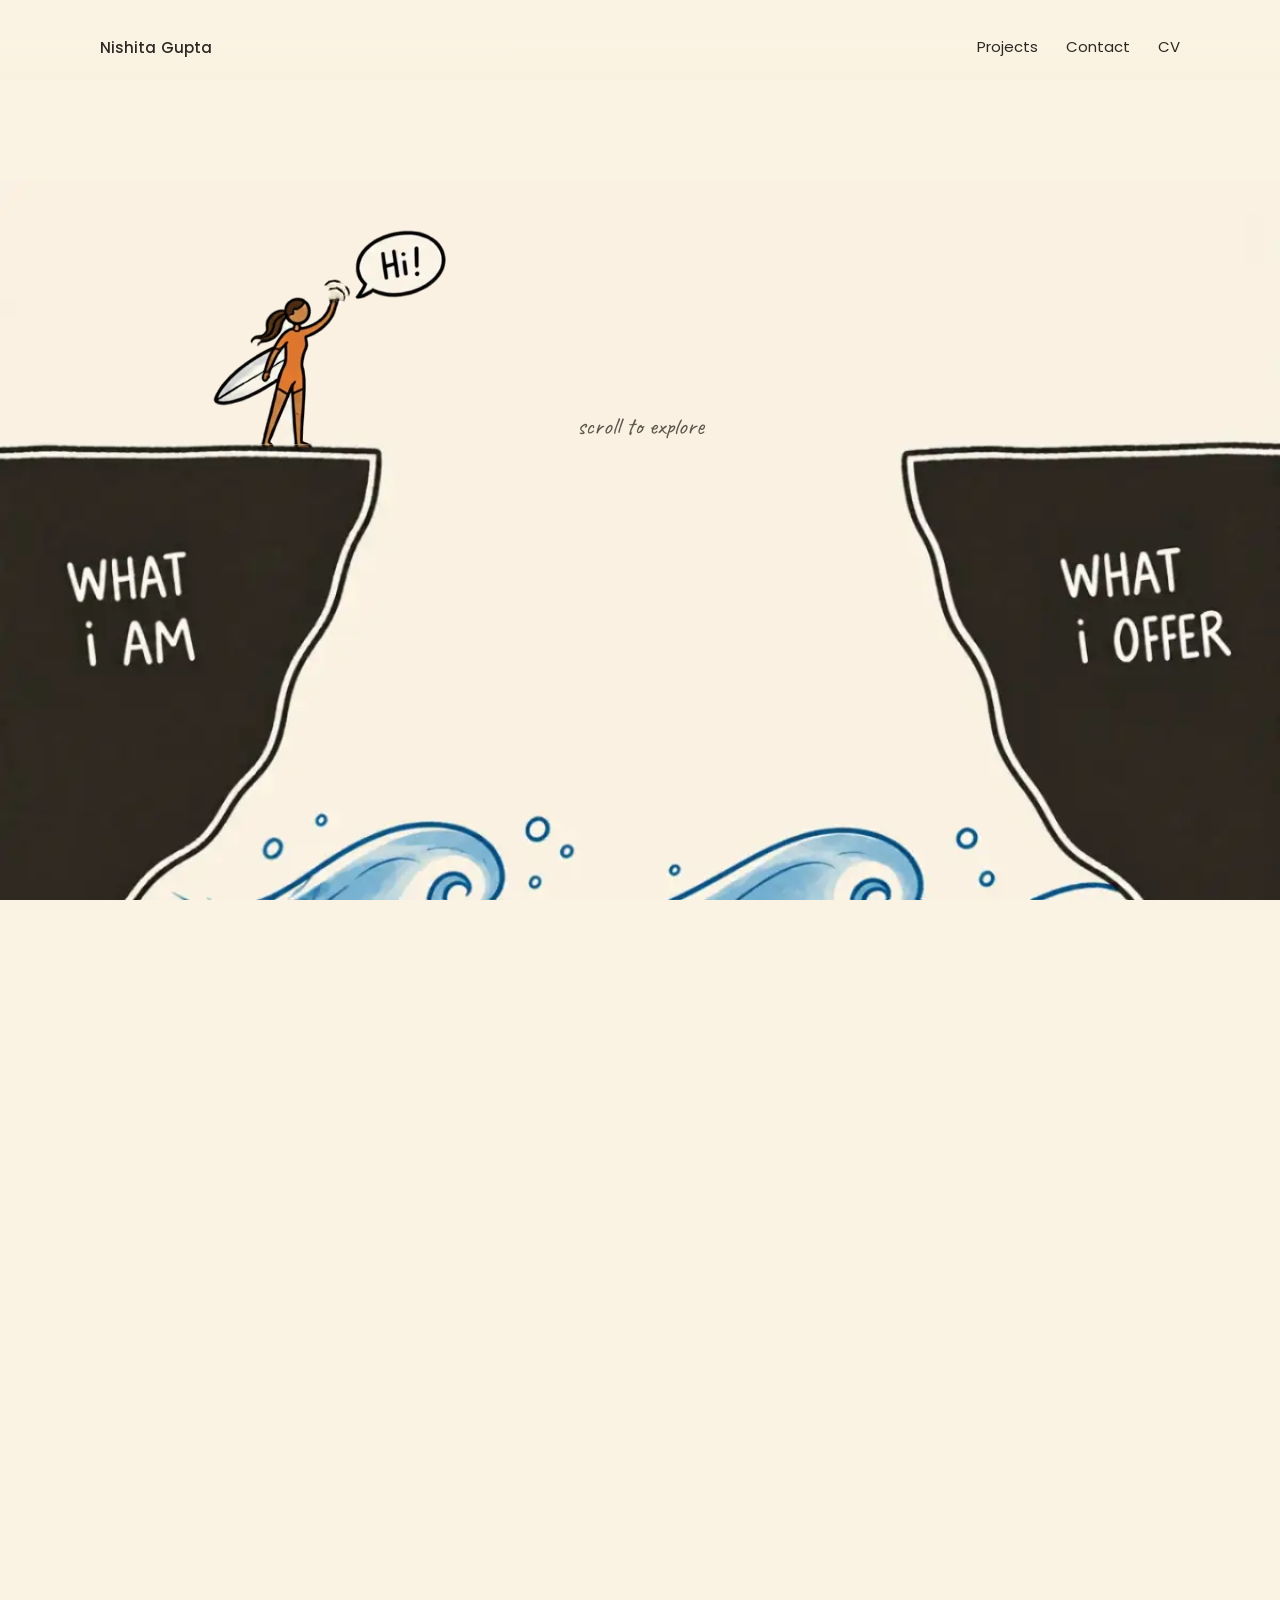
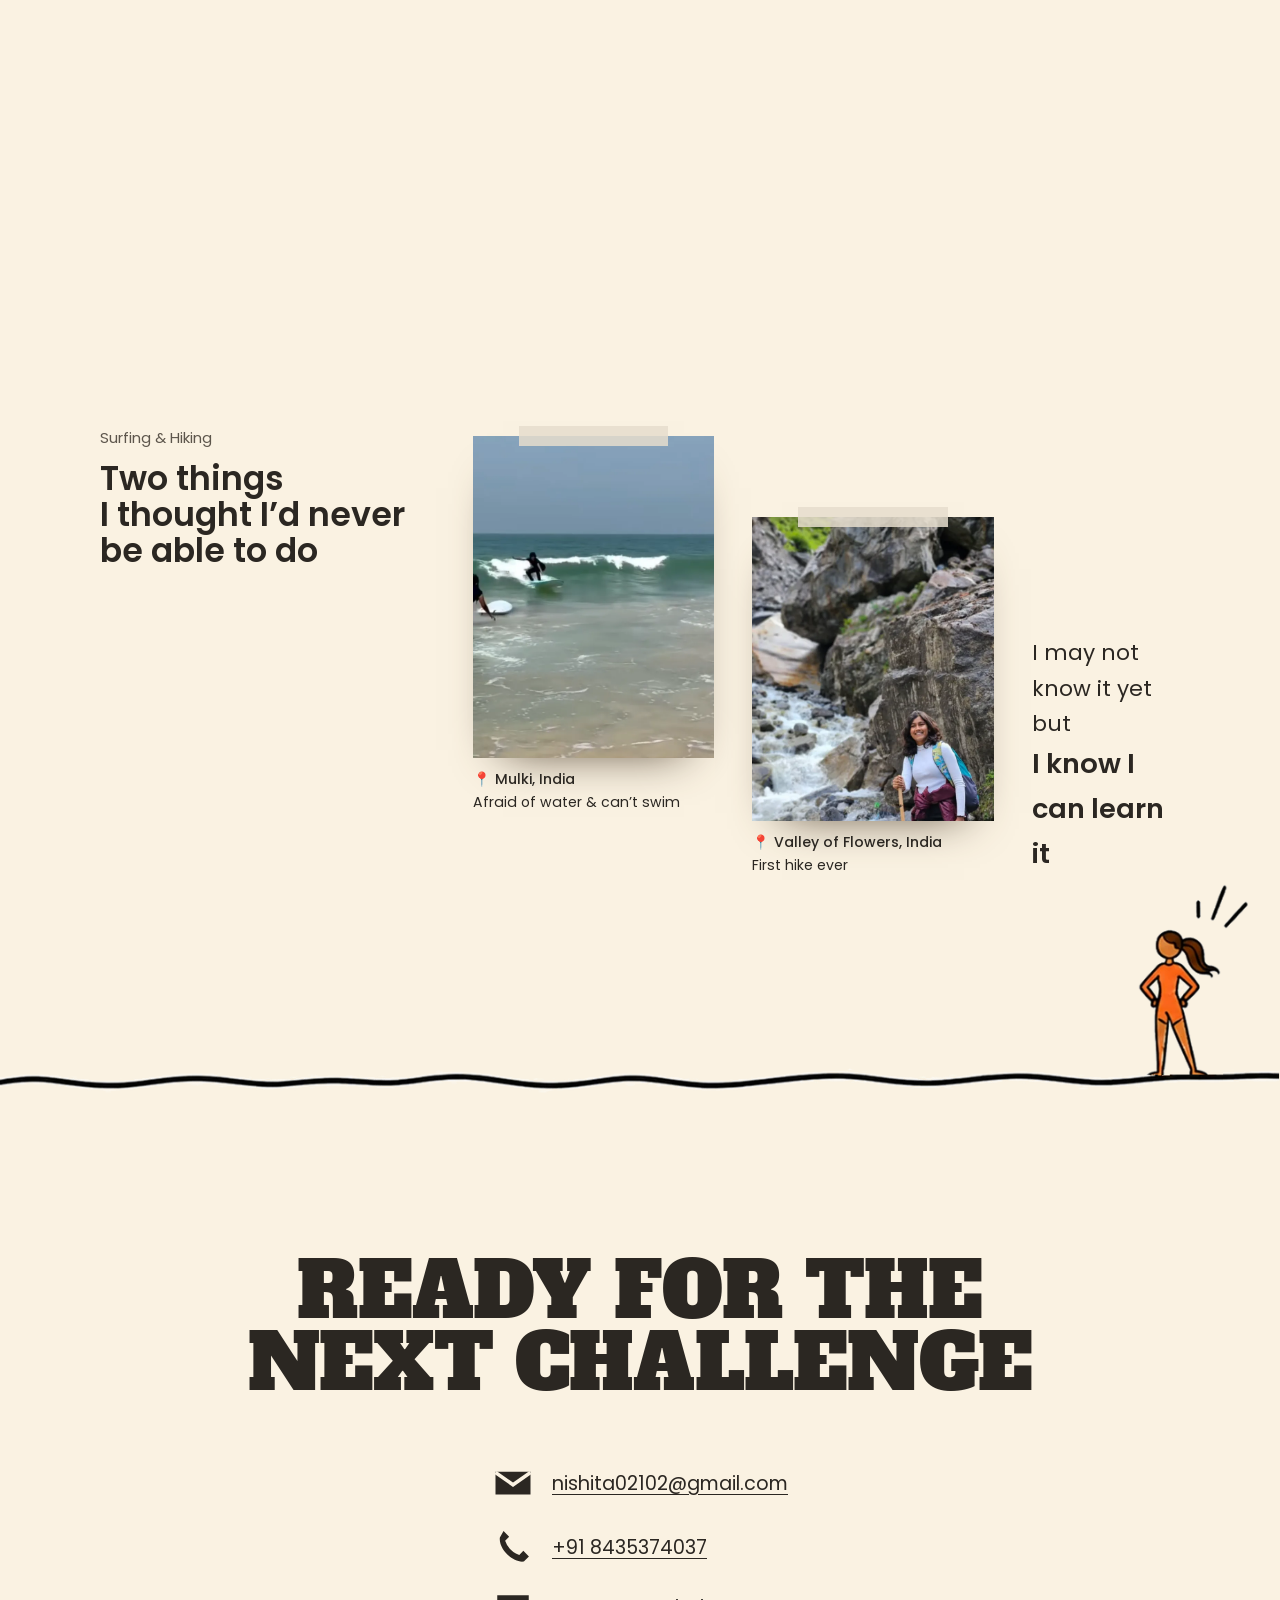
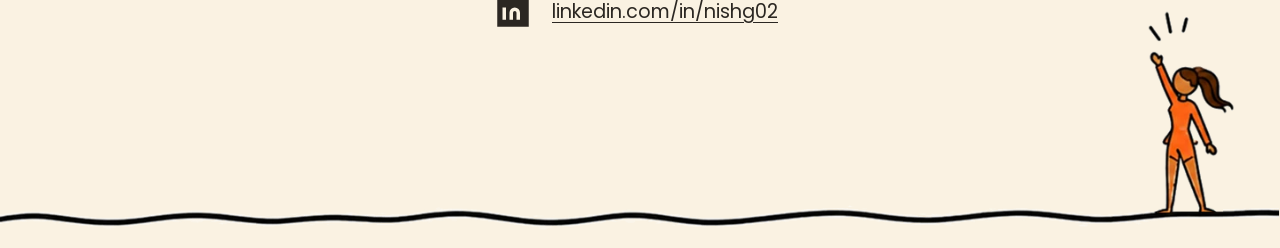
<file: site/index.html>
<!doctype html>
<html lang="en">
<head>
<meta charset="utf-8">
<meta name="viewport" content="width=device-width, initial-scale=1">
<title>Nishita Gupta — Service, UI UX &amp; Product Designer</title>
<meta name="description" content="Portfolio of Nishita Gupta — service design, UI UX design and product design across agri-tech, healthcare, aviation and tourism.">
<link rel="icon" href="data:image/svg+xml,<svg xmlns='http://www.w3.org/2000/svg' viewBox='0 0 100 100'><text y='.9em' font-size='90'>🏄</text></svg>">
<link rel="preconnect" href="https://fonts.googleapis.com">
<link rel="preconnect" href="https://fonts.gstatic.com" crossorigin>
<link href="https://fonts.googleapis.com/css2?family=Alfa+Slab+One&family=Caveat:wght@600&family=Poppins:wght@300;400;500;600&display=swap" rel="stylesheet">
<link rel="stylesheet" href="style.css">
</head>
<body>
<div class="cursor" id="cursor" aria-hidden="true"></div>

<header class="nav">
  <a class="nav-name" href="#top">Nishita Gupta</a>
  <nav>
    <a href="#projects-list">Projects</a>
    <a href="#contact">Contact</a>
    <a href="cv.html">CV</a>
  </nav>
</header>

<main id="top">

  <!-- One take, start to finish: the cliff, the dive, the ride, the climb.
       Scroll scrubs the film; every caption is laid over it. -->
  <section id="story" aria-label="Introduction">
    <!-- "Projects" lands here: main.js parks it at the point in the scroll
         where she is riding the waves and the first project is up. -->
    <div id="projects-list" class="anchor" aria-hidden="true"></div>
    <div class="stage">
      <canvas id="film" width="1200" height="675" role="img"
              aria-label="A surfer waves from a cliff marked What I am, across the water from a second cliff marked What I offer"></canvas>
      <img class="hero-figure" id="heroFigure" src="assets/hero-figure.webp"
           alt="" width="250" height="220" aria-hidden="true">
      <button class="hero-poke" id="heroPoke" type="button" aria-label="Say hello to the surfer"></button>
      <!-- Hovering a cliff rewrites its chalk label as a list, as storyboard
           frames 1a and 1b do. Each image is that patch of frame 1, relettered. -->
      <button class="cliff-list" id="cliffAm" type="button"
              aria-label="What I am: designer, traveller, painter, adventurer">
        <img src="assets/cliff-am.webp" alt="" width="198" height="214">
      </button>
      <button class="cliff-list" id="cliffOffer" type="button"
              aria-label="What I offer: service design, UI UX design, product design">
        <img src="assets/cliff-offer.webp" alt="" width="222" height="156">
      </button>
      <p class="film-loading" id="filmLoading">Waxing the board…</p>

      <div class="acts">

        <div class="act act-hero" data-act="hero">
          <span class="hint">scroll to explore</span>
        </div>

        <div class="act act-projects" data-act="projects">
          <h2 class="act-title"><span>Surfing the wave of</span><b>Design</b></h2>
          <ol class="cards" id="cards">
            <li class="card">
              <div class="card-text">
                <h3>Gas station</h3>
                <p class="meta">Service design | Rebranding</p>
                <p class="meta">2024</p>
                <a class="btn" href="gas-station.html">View project</a>
              </div>
              <img src="assets/p-gas.webp" alt="Rebranded Indraprastha Gas filling station with a covered waiting area" loading="lazy" decoding="async" width="1200" height="675">
            </li>
            <li class="card">
              <div class="card-text">
                <h3>Aviation</h3>
                <p class="meta">Experience design | Space design</p>
                <p class="meta">2024</p>
                <a class="btn" href="aviation.html">View project</a>
              </div>
              <img src="assets/p-aviation.webp" alt="An Air India aircraft above the clouds at sunset" loading="lazy" decoding="async" width="1200" height="675">
            </li>
            <li class="card">
              <div class="card-text">
                <h3>Healthcare</h3>
                <p class="meta">Space design | System design</p>
                <p class="meta">2025</p>
                <a class="btn" href="healthcare.html">View project</a>
              </div>
              <img src="assets/p-healthcare.webp" alt="A hospital waiting room before and after redesign, with planting and daylight" loading="lazy" decoding="async" width="1200" height="675">
            </li>
            <li class="card">
              <div class="card-text">
                <h3>Agri-Tech</h3>
                <p class="meta">Service design | UI UX design</p>
                <p class="meta">2026</p>
                <a class="btn" href="agri-tech.html">View project</a>
              </div>
              <img src="assets/p-agritech.webp" alt="Gardening starter kit with seed packets and a printed grow guide" loading="lazy" decoding="async" width="1200" height="918">
            </li>
            <li class="card">
              <div class="card-text">
                <h3>Retrofit</h3>
                <p class="meta">Service design</p>
                <p class="meta">2026</p>
                <a class="btn" href="retrofit.html">View project</a>
              </div>
              <img src="assets/p-retrofit.webp" alt="A curved terrace of Victorian sandstone tenements" loading="lazy" decoding="async" width="1200" height="675">
            </li>
            <li class="card">
              <div class="card-text">
                <h3>Tourism</h3>
                <p class="meta">System design | UI design</p>
                <p class="meta">2023</p>
                <a class="btn" href="tourism.html">View project</a>
              </div>
              <img src="assets/p-tourism.webp" alt="Visitors riding elephants up the ramp to Amber Fort" loading="lazy" decoding="async" width="1200" height="675">
            </li>
          </ol>
        </div>

        <div class="act act-skills" data-act="skills">
          <h2 class="act-title"><span>Hiking the mountain of</span><b>Skills</b></h2>
          <ol class="timeline" id="timeline">
            <li><span class="yr">2026</span><span class="what"><b>MSc. International Management &amp; Design Innovation</b></span></li>
            <li><span class="yr">2023–25</span><span class="what"><b>Service Designer</b><i>Tata Elxsi Limited</i></span></li>
            <li><span class="yr">2023</span><span class="what"><b>UX Designer</b><i>Tata Elxsi Limited</i></span></li>
            <li><span class="yr">2022</span><span class="what"><b>Introduction to System Design</b><i>B.des Product Design</i></span></li>
            <li><span class="yr">2022</span><span class="what"><b>UI UX Designer</b><i>Super Human Race</i></span></li>
            <li><span class="yr">2022</span><span class="what"><b>UI UX Design Certificate</b><i>Google UI UX Design</i></span></li>
            <li><span class="yr">2021</span><span class="what"><b>Furniture Designer</b><i>Hettich Group</i></span></li>
            <li><span class="yr">2019</span><span class="what"><b>Introduction to Design</b><i>B.des Product Design</i></span></li>
          </ol>
        </div>

        <div class="act act-services" data-act="services">
          <ul class="services" id="services">
            <li>Service Design</li>
            <li>UI UX Design</li>
            <li>Strategic Design</li>
            <li>Design Consultancy</li>
          </ul>
        </div>

      </div>
    </div>
  </section>

  <section id="personal" aria-label="Outside work">
    <div class="personal-grid">
      <div class="personal-intro reveal">
        <p class="kicker">Surfing &amp; Hiking</p>
        <h2>Two things<br>I thought I’d never<br>be able to do</h2>
      </div>
      <figure class="polaroid reveal" style="--tilt:-2deg">
        <img src="assets/photo-surf.webp" alt="Learning to surf in the shallows at Mulki" loading="lazy" decoding="async" width="435" height="580">
        <figcaption><span class="pin">Mulki, India</span>Afraid of water &amp; can’t swim</figcaption>
      </figure>
      <figure class="polaroid polaroid-low reveal" style="--tilt:1.5deg">
        <img src="assets/photo-hike.webp" alt="Standing beside a rocky stream on a first hike in the Valley of Flowers" loading="lazy" decoding="async" width="642" height="807">
        <figcaption><span class="pin">Valley of Flowers, India</span>First hike ever</figcaption>
      </figure>
      <p class="personal-outro reveal">I may not know it yet but<br><b>I know I can learn it</b></p>
    </div>
    <img class="hips" src="assets/pose-hips.webp" alt="" width="156" height="225" aria-hidden="true">
    <img class="squiggle" src="assets/squiggle.webp" alt="" width="1440" height="54" aria-hidden="true">
  </section>

  <section id="contact" aria-label="Contact">
    <h2 class="display center">Ready for the<br>next challenge</h2>
    <ul class="contact">
      <li><svg viewBox="0 0 24 24" aria-hidden="true"><path d="M2 5.5h20v13H2z"/><path d="M2 6l10 7 10-7" class="stroke"/></svg>
        <a href="mailto:nishita02102@gmail.com">nishita02102@gmail.com</a></li>
      <li><svg viewBox="0 0 24 24" aria-hidden="true"><path d="M6.6 2.9l3.2 3.2-2.3 2.3a13 13 0 008.1 8.1l2.3-2.3 3.2 3.2-2.9 2.9c-6.3.9-14.6-7.4-13.7-13.7z"/></svg>
        <a href="tel:+918435374037">+91 8435374037</a></li>
      <li><svg viewBox="0 0 24 24" aria-hidden="true"><path d="M3 3h18v18H3z"/><path d="M7 10v7M7 7v.01M11 17v-4a2 2 0 014 0v4" class="knock"/></svg>
        <a href="https://www.linkedin.com/in/nishg02/" target="_blank" rel="noopener">linkedin.com/in/nishg02</a></li>
    </ul>
    <img class="pointer" src="assets/pose-point.webp" alt="" width="138" height="239" aria-hidden="true">
    <img class="squiggle" src="assets/squiggle.webp" alt="" width="1440" height="54" aria-hidden="true">
  </section>

</main>
<script src="main.js" type="module"></script>
</body>
</html>
</file>
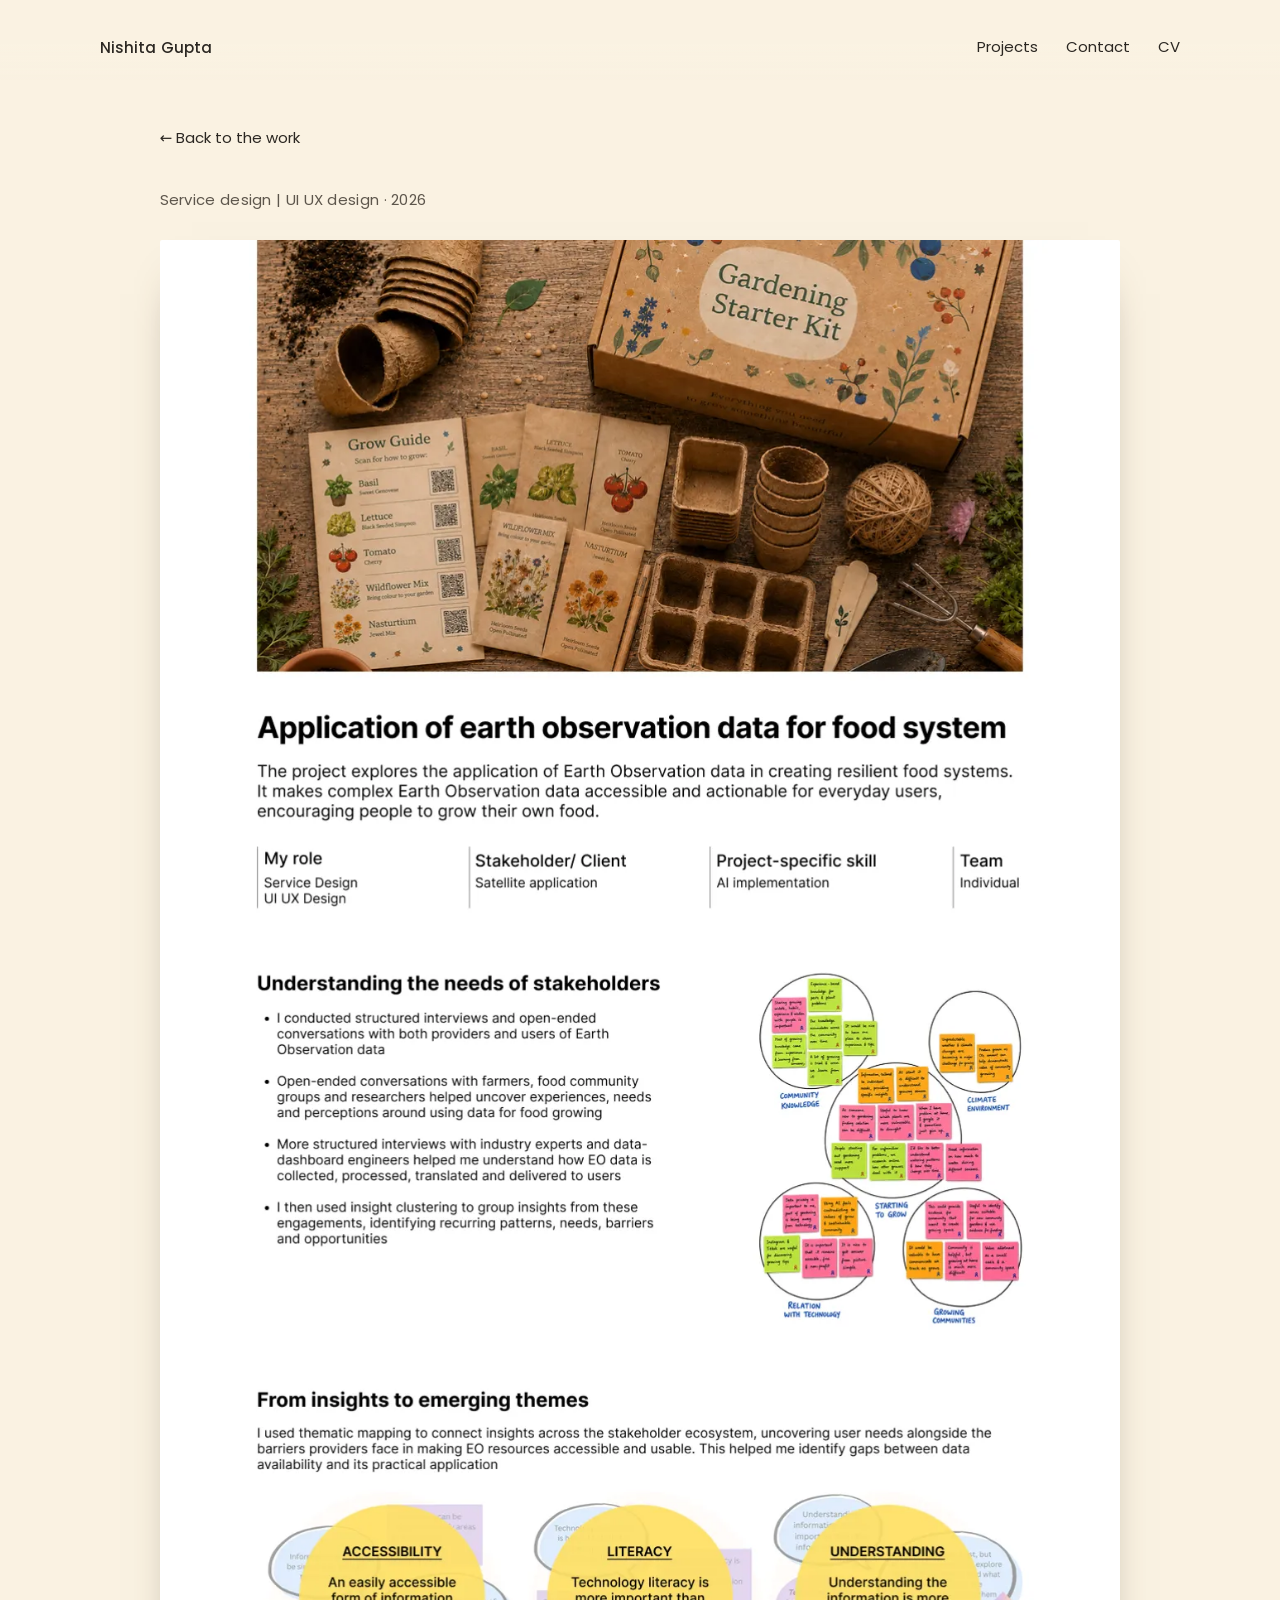
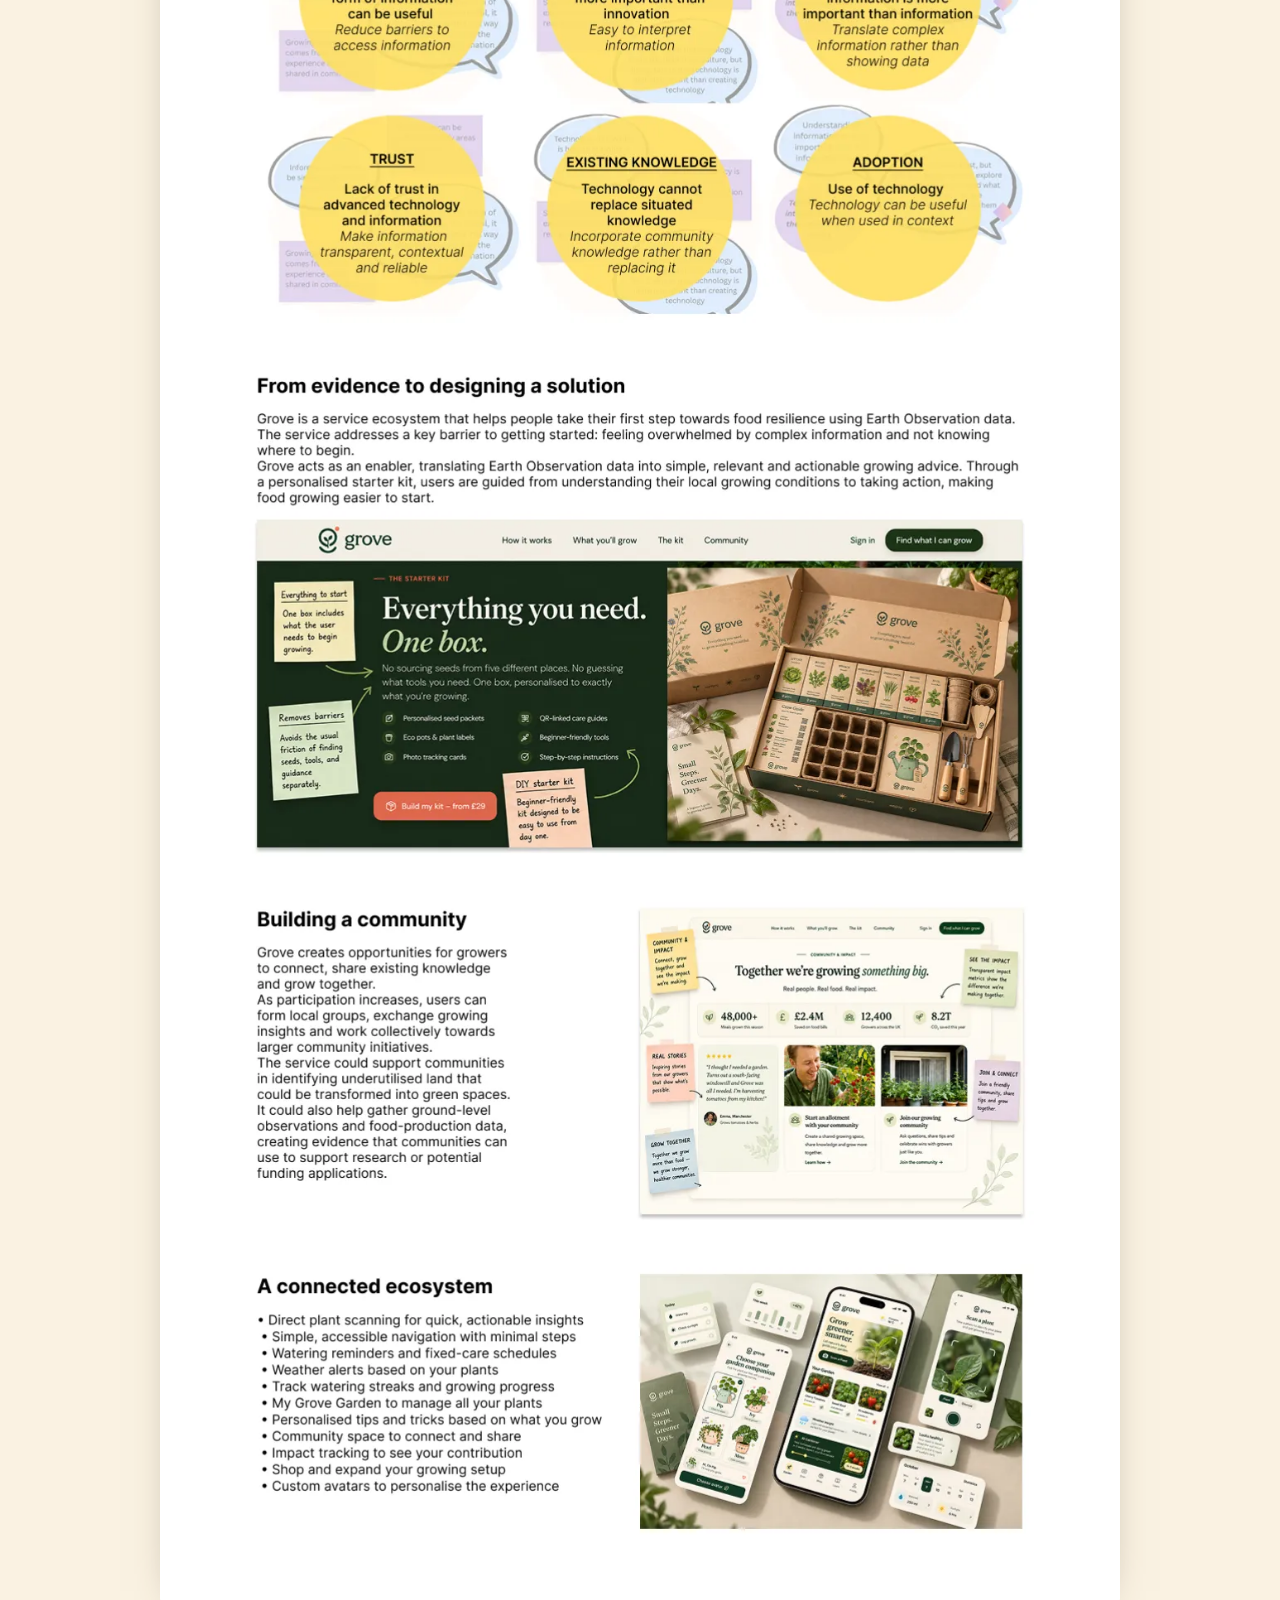
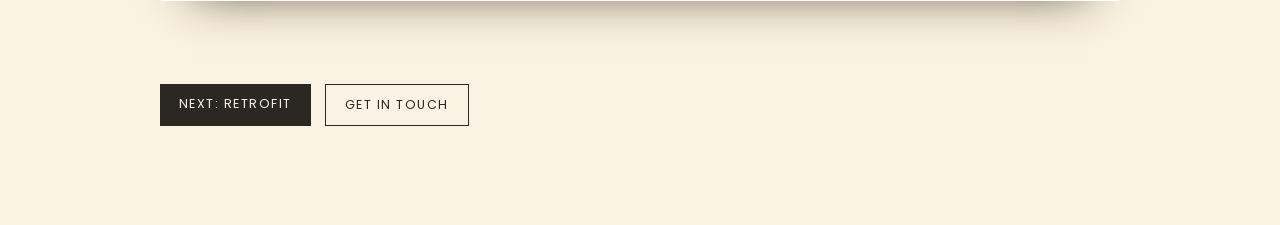
<file: site/agri-tech.html>
<!doctype html>
<html lang="en">
<head>
<meta charset="utf-8">
<meta name="viewport" content="width=device-width, initial-scale=1">
<title>Earth observation data for food systems — Nishita Gupta</title>
<meta name="description" content="Service design | UI UX design, 2026. Earth observation data for food systems.">
<link rel="icon" href="data:image/svg+xml,<svg xmlns='http://www.w3.org/2000/svg' viewBox='0 0 100 100'><text y='.9em' font-size='90'>🏄</text></svg>">
<link rel="preconnect" href="https://fonts.googleapis.com">
<link rel="preconnect" href="https://fonts.gstatic.com" crossorigin>
<link href="https://fonts.googleapis.com/css2?family=Alfa+Slab+One&family=Caveat:wght@600&family=Poppins:wght@300;400;500;600&display=swap" rel="stylesheet">
<link rel="stylesheet" href="style.css">
</head>
<body class="case">
<div class="cursor" id="cursor" aria-hidden="true"></div>

<header class="nav">
  <a class="nav-name" href="index.html">Nishita Gupta</a>
  <nav>
    <a href="index.html#projects-list">Projects</a>
    <a href="index.html#contact">Contact</a>
    <a href="cv.html">CV</a>
  </nav>
</header>

<main class="case-body">
  <a class="back" href="index.html#projects-list">Back to the work</a>

  <!-- The sheet carries the project's own title, so ours is for screen
       readers and search results only. -->
  <h1 class="sr-only">Earth observation data for food systems</h1>
  <p class="case-meta">Service design | UI UX design · 2026</p>

  <img class="case-sheet" src="cases/agri-tech.webp" alt="Case study: Grove, a service turning Earth Observation data into growing advice"
       width="1160" height="3575" decoding="async">

  <nav class="case-next">
    <a class="btn" href="retrofit.html">Next: Retrofit</a>
    <a class="btn btn-ghost" href="index.html#contact">Get in touch</a>
  </nav>
</main>
<script type="module" src="cursor.js"></script>
</body>
</html>
</file>
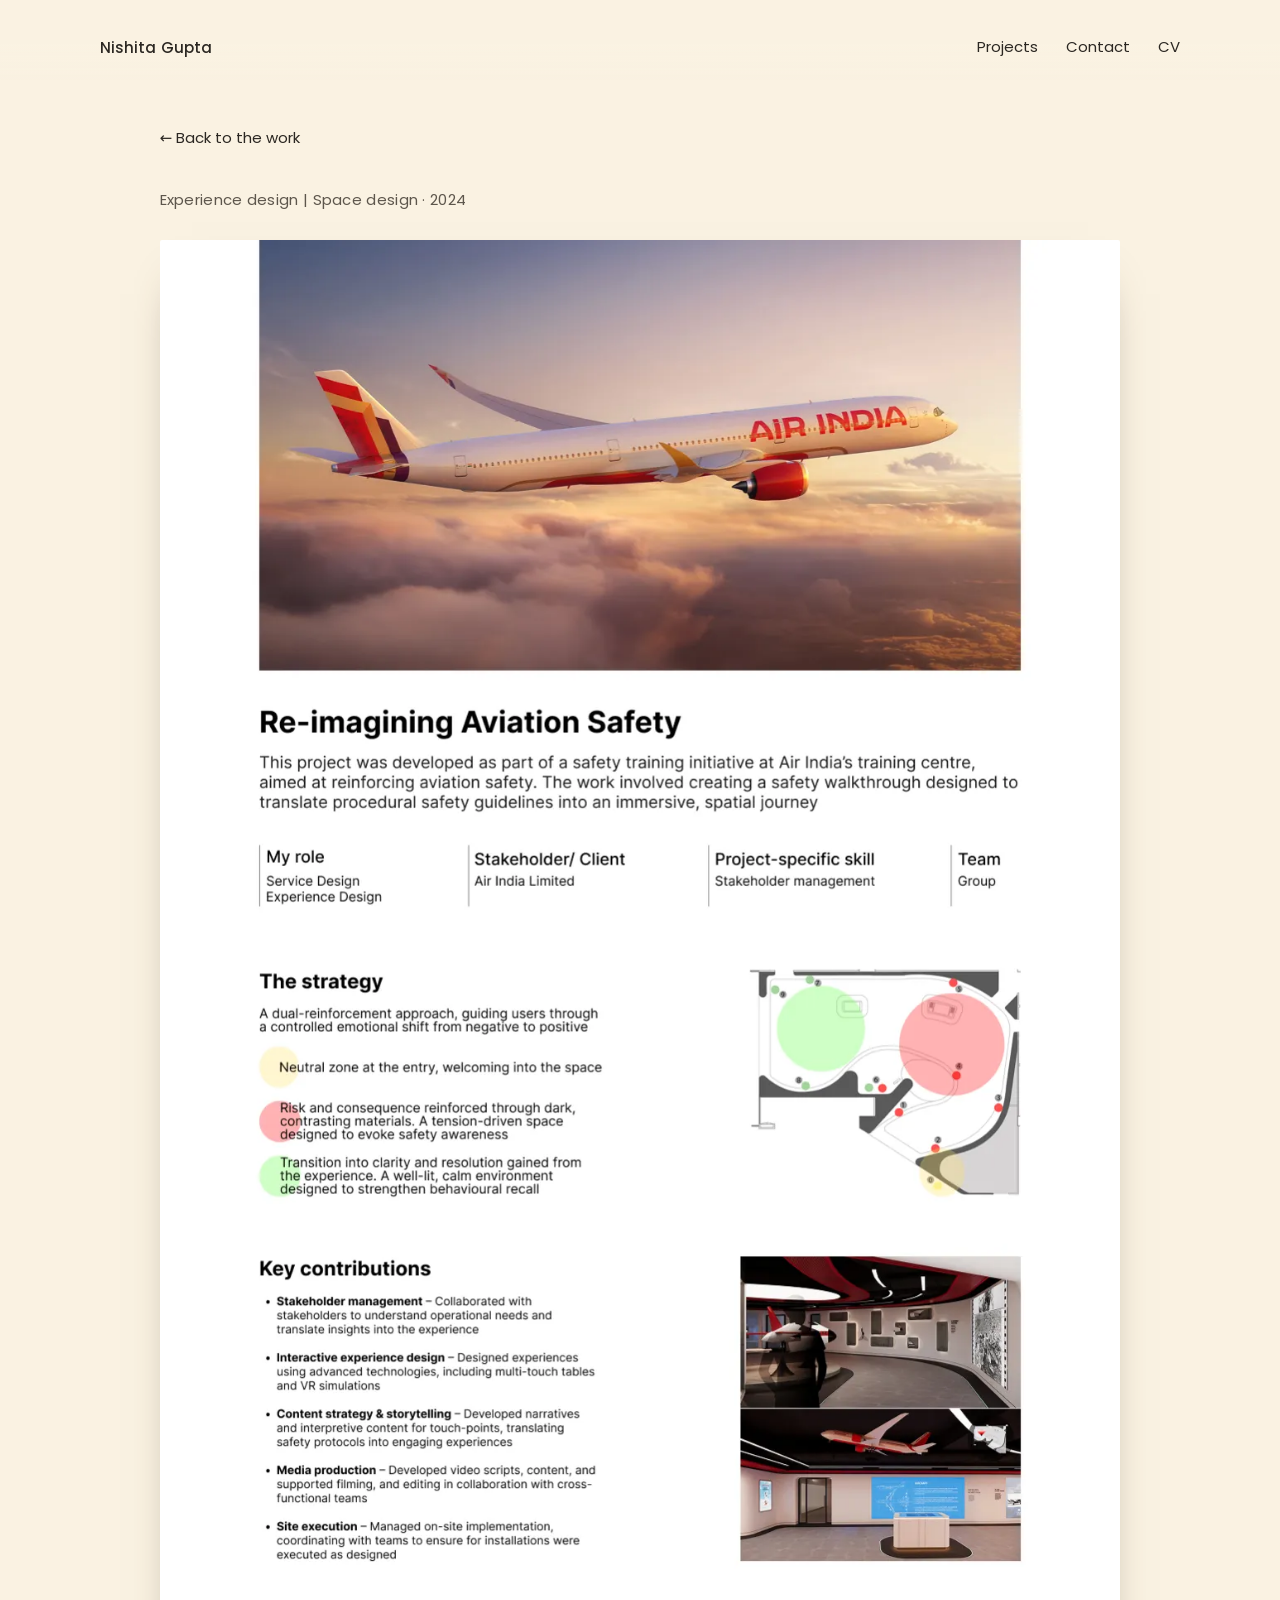
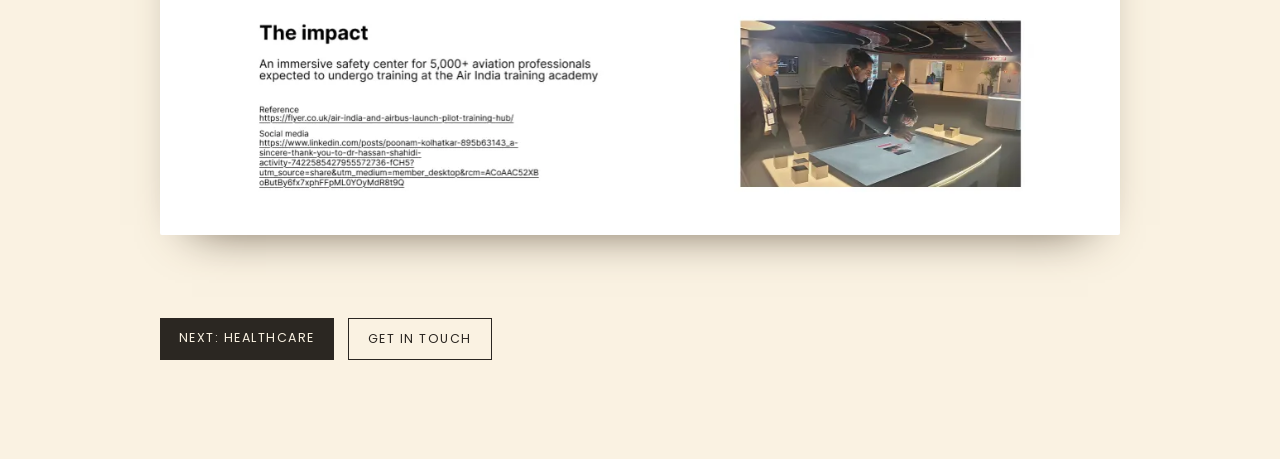
<file: site/aviation.html>
<!doctype html>
<html lang="en">
<head>
<meta charset="utf-8">
<meta name="viewport" content="width=device-width, initial-scale=1">
<title>Reimagining aviation safety — Nishita Gupta</title>
<meta name="description" content="Experience design | Space design, 2024. Reimagining aviation safety.">
<link rel="icon" href="data:image/svg+xml,<svg xmlns='http://www.w3.org/2000/svg' viewBox='0 0 100 100'><text y='.9em' font-size='90'>🏄</text></svg>">
<link rel="preconnect" href="https://fonts.googleapis.com">
<link rel="preconnect" href="https://fonts.gstatic.com" crossorigin>
<link href="https://fonts.googleapis.com/css2?family=Alfa+Slab+One&family=Caveat:wght@600&family=Poppins:wght@300;400;500;600&display=swap" rel="stylesheet">
<link rel="stylesheet" href="style.css">
</head>
<body class="case">
<div class="cursor" id="cursor" aria-hidden="true"></div>

<header class="nav">
  <a class="nav-name" href="index.html">Nishita Gupta</a>
  <nav>
    <a href="index.html#projects-list">Projects</a>
    <a href="index.html#contact">Contact</a>
    <a href="cv.html">CV</a>
  </nav>
</header>

<main class="case-body">
  <a class="back" href="index.html#projects-list">Back to the work</a>

  <!-- The sheet carries the project's own title, so ours is for screen
       readers and search results only. -->
  <h1 class="sr-only">Reimagining aviation safety</h1>
  <p class="case-meta">Experience design | Space design · 2024</p>

  <img class="case-sheet" src="cases/aviation.webp" alt="Case study: an immersive safety walkthrough for Air India&#x27;s training centre"
       width="1160" height="1926" decoding="async">

  <nav class="case-next">
    <a class="btn" href="healthcare.html">Next: Healthcare</a>
    <a class="btn btn-ghost" href="index.html#contact">Get in touch</a>
  </nav>
</main>
<script type="module" src="cursor.js"></script>
</body>
</html>
</file>
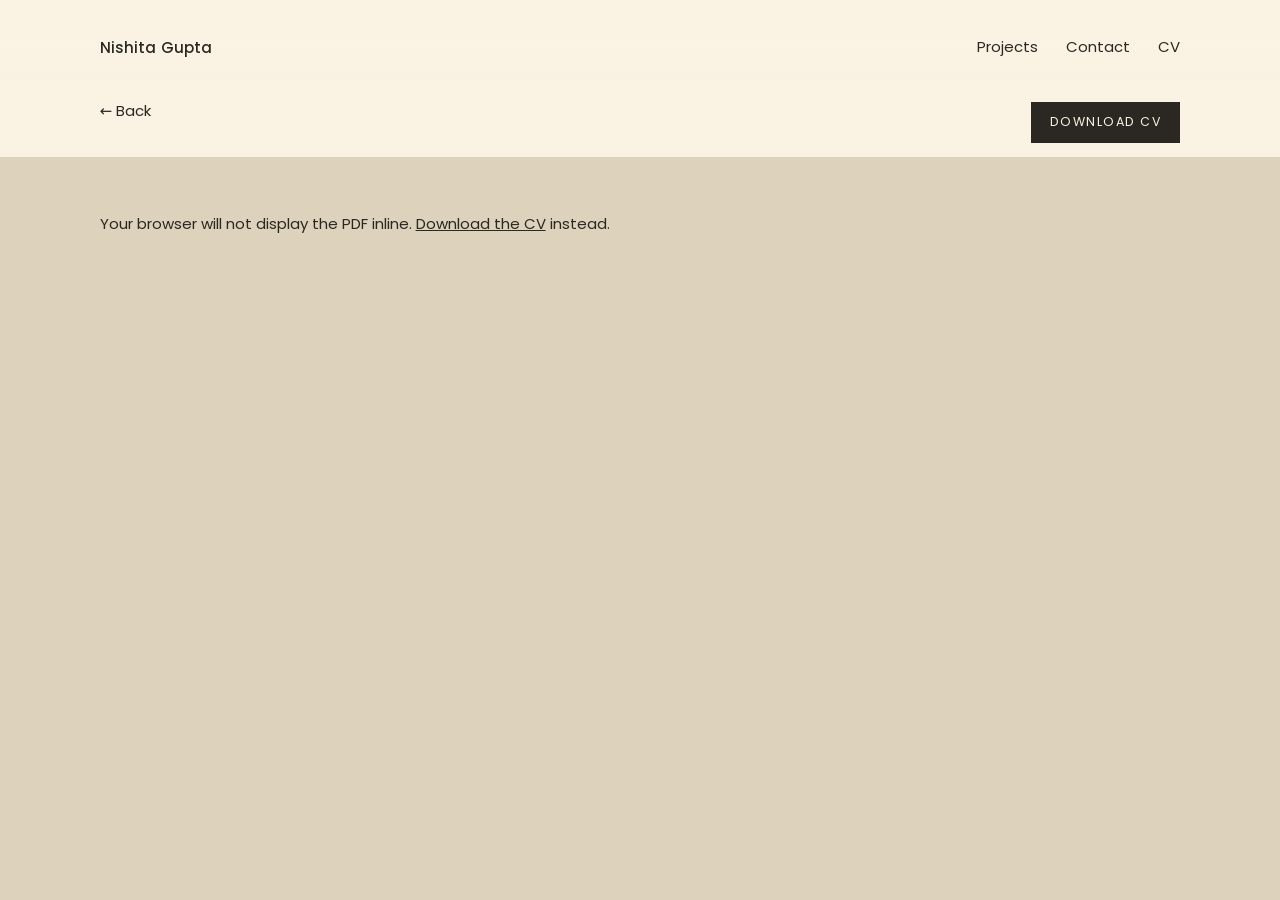
<file: site/cv.html>
<!doctype html>
<html lang="en">
<head>
<meta charset="utf-8">
<meta name="viewport" content="width=device-width, initial-scale=1">
<title>CV — Nishita Gupta</title>
<meta name="description" content="Curriculum vitae of Nishita Gupta, service and product designer.">
<link rel="icon" href="data:image/svg+xml,<svg xmlns='http://www.w3.org/2000/svg' viewBox='0 0 100 100'><text y='.9em' font-size='90'>🏄</text></svg>">
<link rel="preconnect" href="https://fonts.googleapis.com">
<link rel="preconnect" href="https://fonts.gstatic.com" crossorigin>
<link href="https://fonts.googleapis.com/css2?family=Alfa+Slab+One&family=Caveat:wght@600&family=Poppins:wght@300;400;500;600&display=swap" rel="stylesheet">
<link rel="stylesheet" href="style.css">
</head>
<body class="cv-page">
<div class="cursor" id="cursor" aria-hidden="true"></div>

<header class="nav">
  <a class="nav-name" href="index.html">Nishita Gupta</a>
  <nav>
    <a href="index.html#projects-list">Projects</a>
    <a href="index.html#contact">Contact</a>
    <a href="cv.html" aria-current="page">CV</a>
  </nav>
</header>

<main class="cv-main">
  <div class="cv-bar">
    <a class="back" href="index.html">Back</a>
    <a class="btn" href="cv/nishita-gupta-cv.pdf" download="Nishita-Gupta-CV.pdf">Download CV</a>
  </div>
  <!-- The PDF itself, so it stays sharp at any zoom and prints properly. -->
  <object class="cv-frame" data="cv/nishita-gupta-cv.pdf#view=FitH" type="application/pdf">
    <p class="cv-fallback">
      Your browser will not display the PDF inline.
      <a href="cv/nishita-gupta-cv.pdf" download="Nishita-Gupta-CV.pdf">Download the CV</a> instead.
    </p>
  </object>
</main>
<script type="module" src="cursor.js"></script>
</body>
</html>
</file>
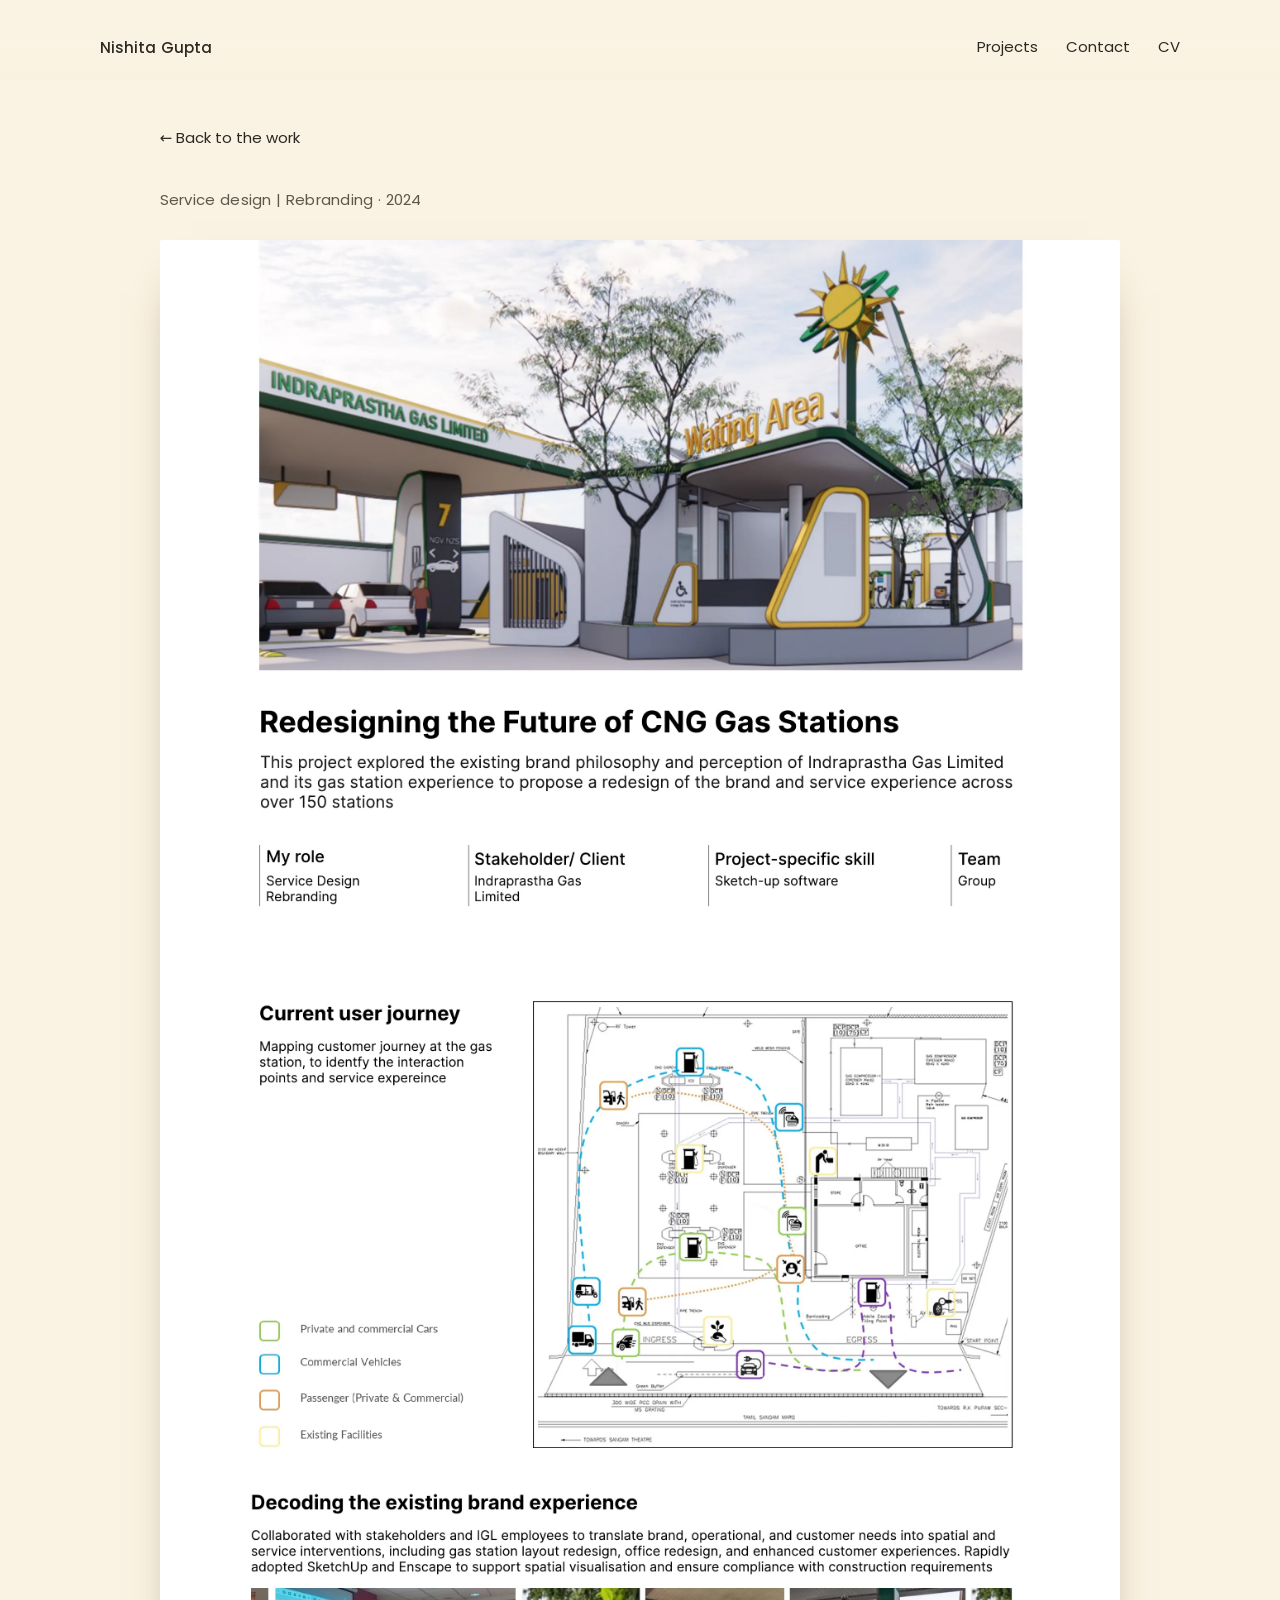
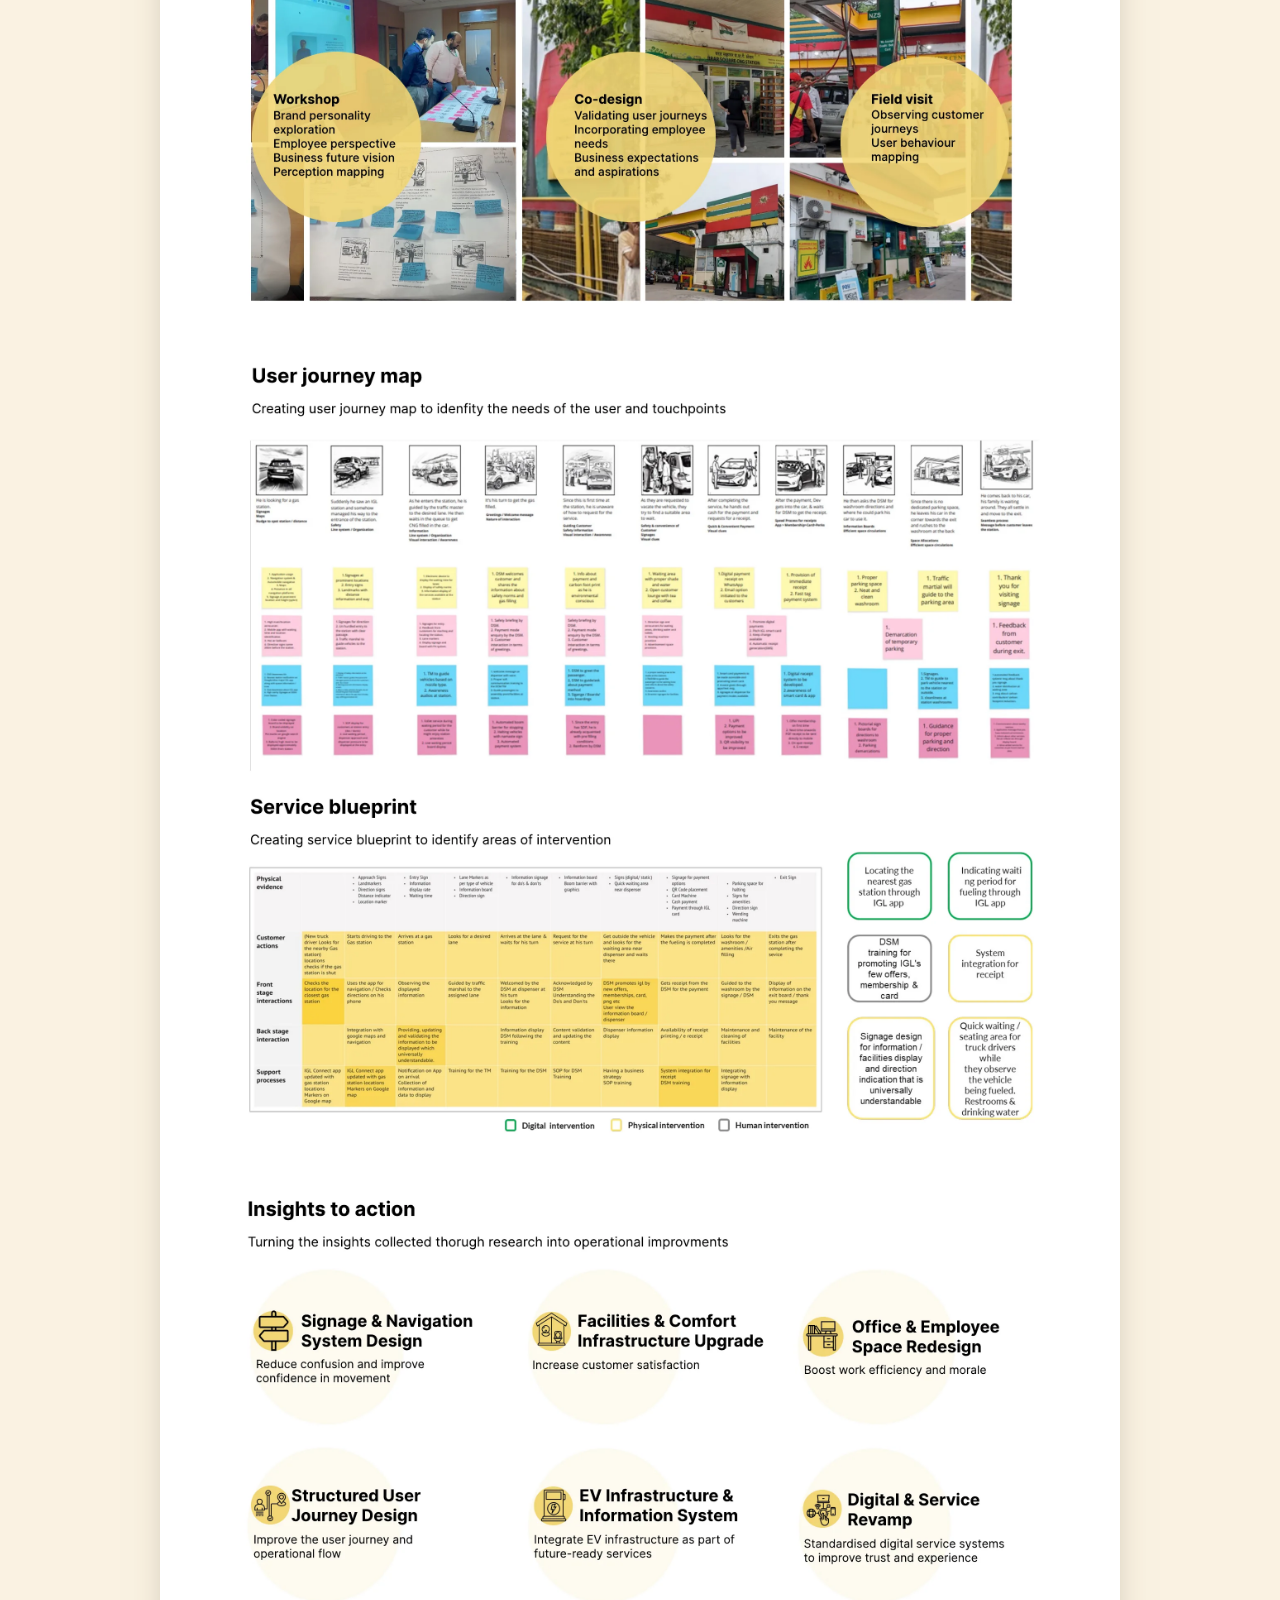
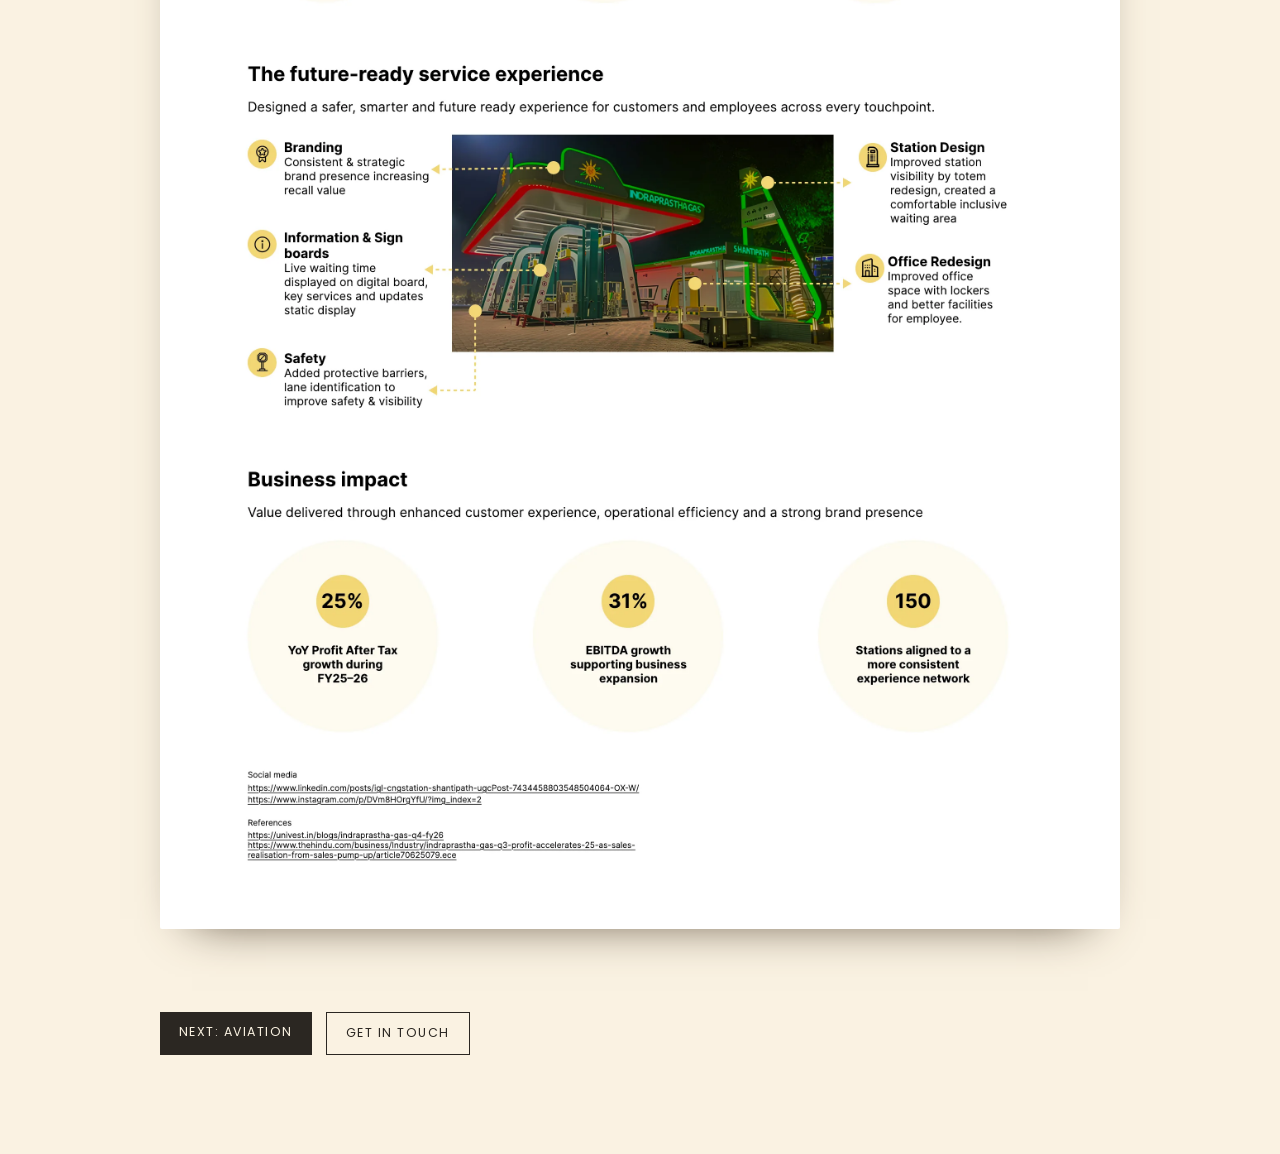
<file: site/gas-station.html>
<!doctype html>
<html lang="en">
<head>
<meta charset="utf-8">
<meta name="viewport" content="width=device-width, initial-scale=1">
<title>Redesigning the future of CNG gas stations — Nishita Gupta</title>
<meta name="description" content="Service design | Rebranding, 2024. Redesigning the future of CNG gas stations.">
<link rel="icon" href="data:image/svg+xml,<svg xmlns='http://www.w3.org/2000/svg' viewBox='0 0 100 100'><text y='.9em' font-size='90'>🏄</text></svg>">
<link rel="preconnect" href="https://fonts.googleapis.com">
<link rel="preconnect" href="https://fonts.gstatic.com" crossorigin>
<link href="https://fonts.googleapis.com/css2?family=Alfa+Slab+One&family=Caveat:wght@600&family=Poppins:wght@300;400;500;600&display=swap" rel="stylesheet">
<link rel="stylesheet" href="style.css">
</head>
<body class="case">
<div class="cursor" id="cursor" aria-hidden="true"></div>

<header class="nav">
  <a class="nav-name" href="index.html">Nishita Gupta</a>
  <nav>
    <a href="index.html#projects-list">Projects</a>
    <a href="index.html#contact">Contact</a>
    <a href="cv.html">CV</a>
  </nav>
</header>

<main class="case-body">
  <a class="back" href="index.html#projects-list">Back to the work</a>

  <!-- The sheet carries the project's own title, so ours is for screen
       readers and search results only. -->
  <h1 class="sr-only">Redesigning the future of CNG gas stations</h1>
  <p class="case-meta">Service design | Rebranding · 2024</p>

  <img class="case-sheet" src="cases/gas-station.webp" alt="Case study: rebranding the Indraprastha Gas station experience"
       width="1160" height="4696" decoding="async">

  <nav class="case-next">
    <a class="btn" href="aviation.html">Next: Aviation</a>
    <a class="btn btn-ghost" href="index.html#contact">Get in touch</a>
  </nav>
</main>
<script type="module" src="cursor.js"></script>
</body>
</html>
</file>
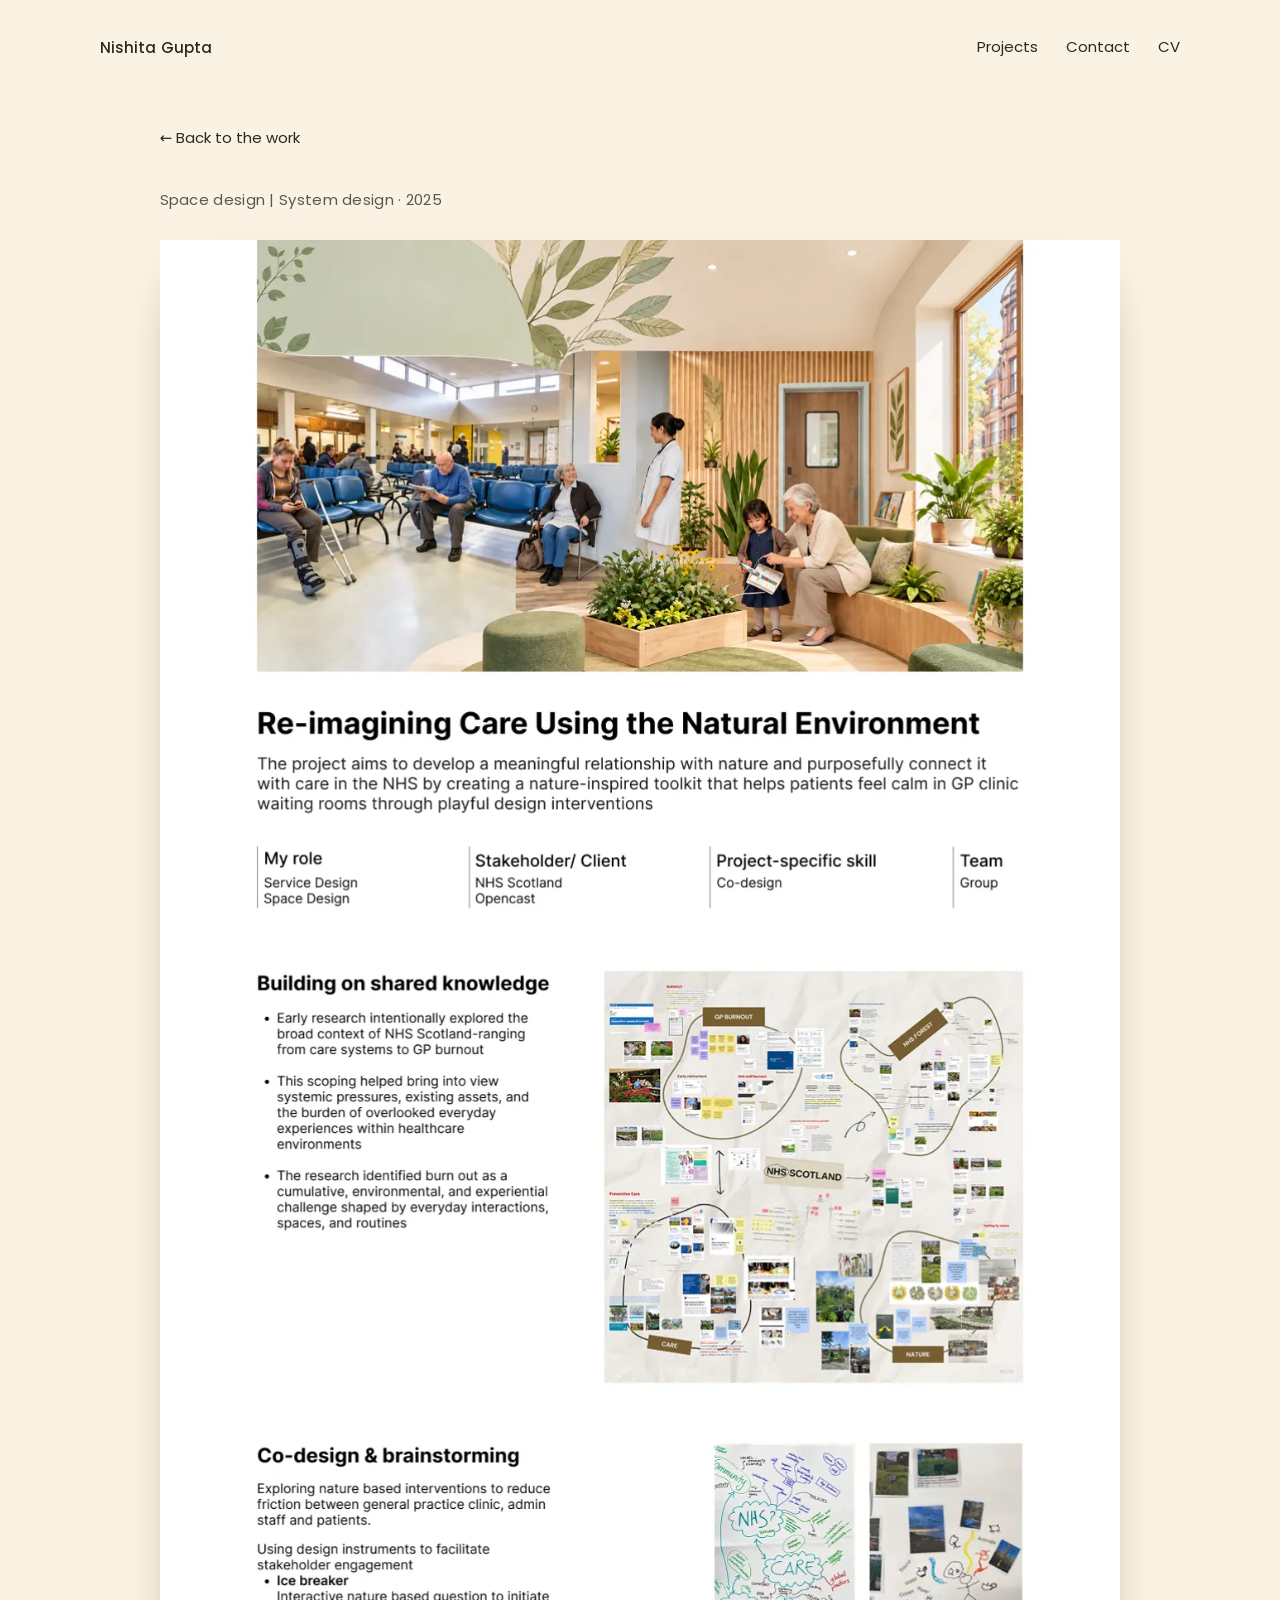
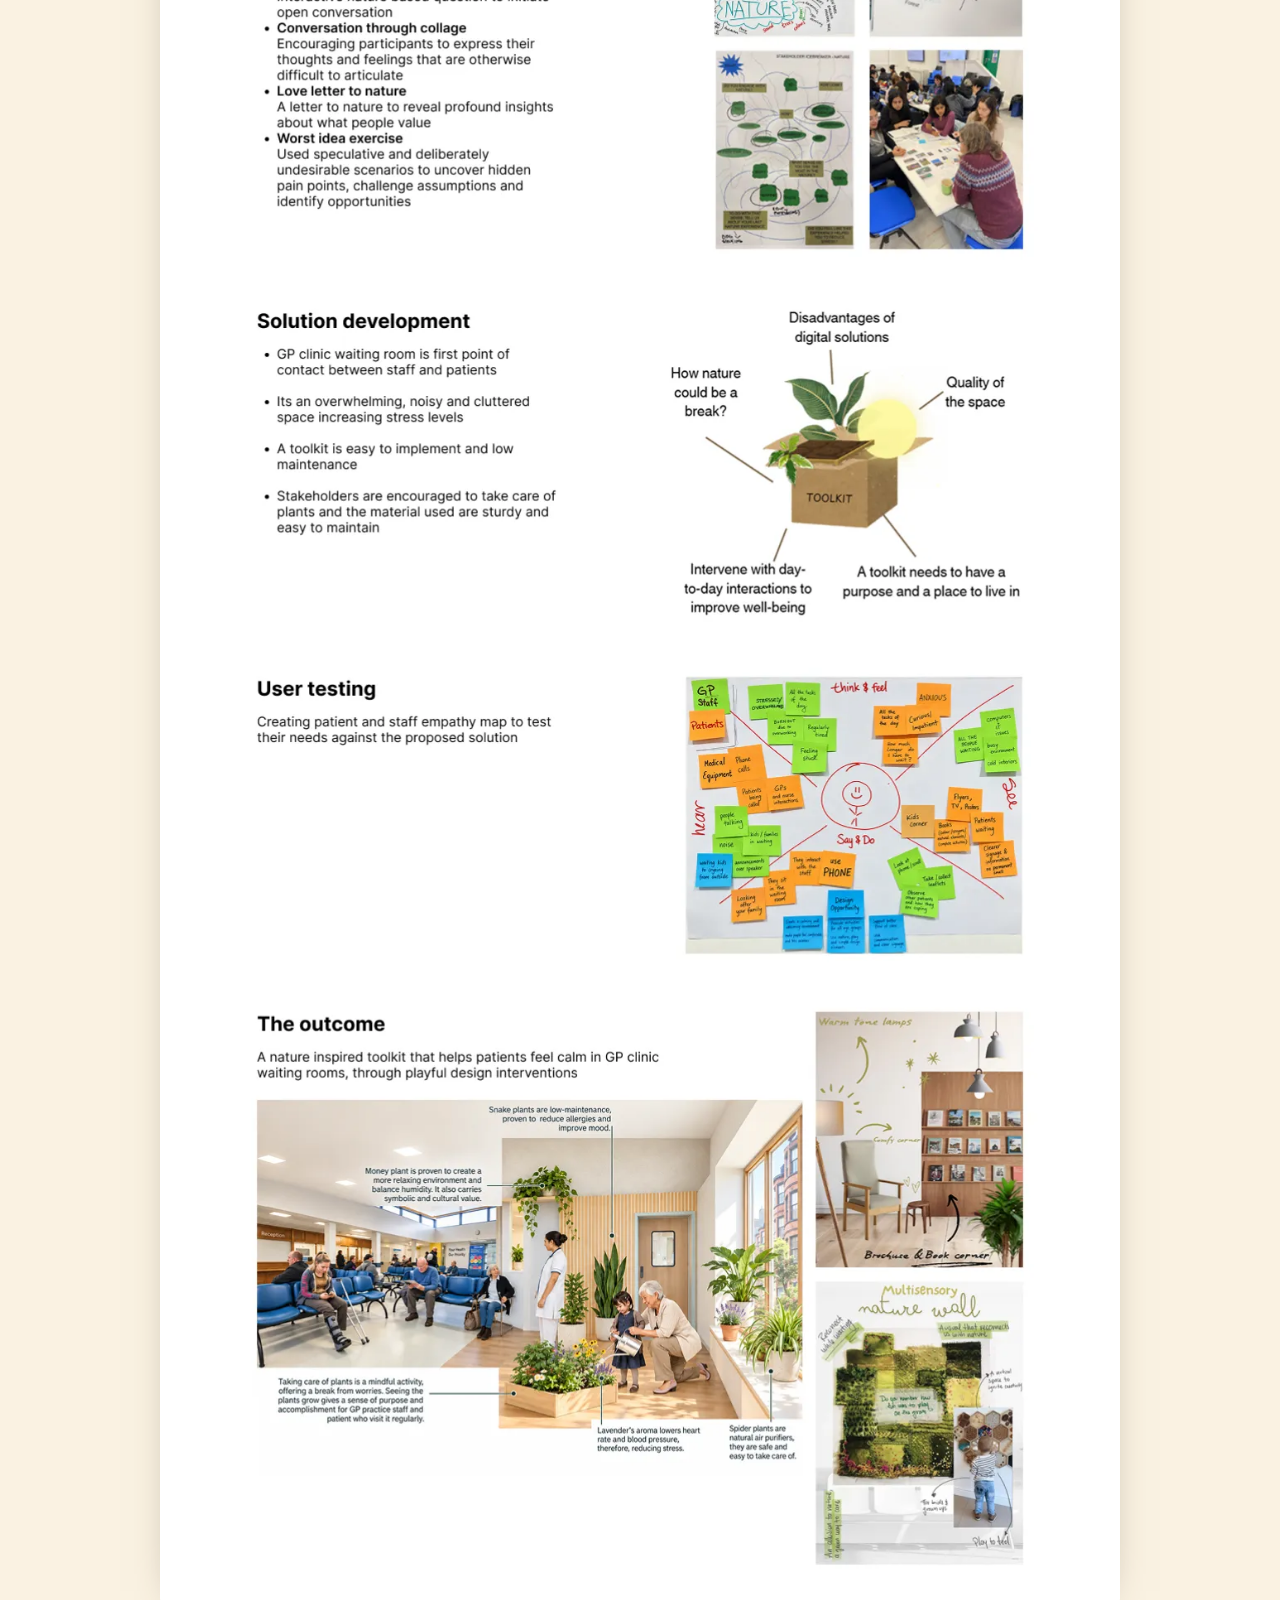
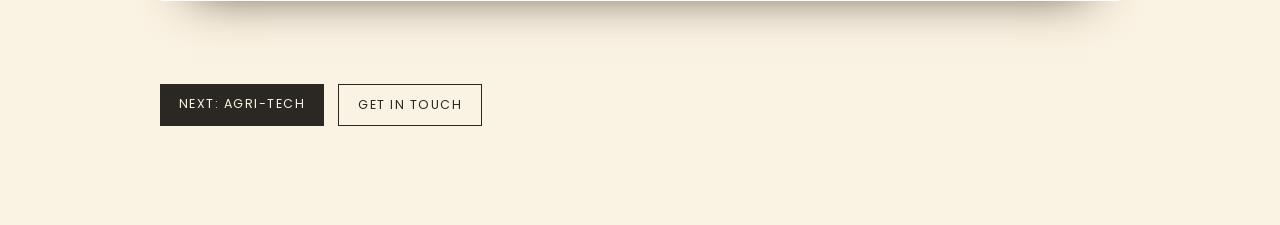
<file: site/healthcare.html>
<!doctype html>
<html lang="en">
<head>
<meta charset="utf-8">
<meta name="viewport" content="width=device-width, initial-scale=1">
<title>Reimagining care using the natural environment — Nishita Gupta</title>
<meta name="description" content="Space design | System design, 2025. Reimagining care using the natural environment.">
<link rel="icon" href="data:image/svg+xml,<svg xmlns='http://www.w3.org/2000/svg' viewBox='0 0 100 100'><text y='.9em' font-size='90'>🏄</text></svg>">
<link rel="preconnect" href="https://fonts.googleapis.com">
<link rel="preconnect" href="https://fonts.gstatic.com" crossorigin>
<link href="https://fonts.googleapis.com/css2?family=Alfa+Slab+One&family=Caveat:wght@600&family=Poppins:wght@300;400;500;600&display=swap" rel="stylesheet">
<link rel="stylesheet" href="style.css">
</head>
<body class="case">
<div class="cursor" id="cursor" aria-hidden="true"></div>

<header class="nav">
  <a class="nav-name" href="index.html">Nishita Gupta</a>
  <nav>
    <a href="index.html#projects-list">Projects</a>
    <a href="index.html#contact">Contact</a>
    <a href="cv.html">CV</a>
  </nav>
</header>

<main class="case-body">
  <a class="back" href="index.html#projects-list">Back to the work</a>

  <!-- The sheet carries the project's own title, so ours is for screen
       readers and search results only. -->
  <h1 class="sr-only">Reimagining care using the natural environment</h1>
  <p class="case-meta">Space design | System design · 2025</p>

  <img class="case-sheet" src="cases/healthcare.webp" alt="Case study: a nature-inspired toolkit for NHS GP waiting rooms"
       width="1160" height="3575" decoding="async">

  <nav class="case-next">
    <a class="btn" href="agri-tech.html">Next: Agri-Tech</a>
    <a class="btn btn-ghost" href="index.html#contact">Get in touch</a>
  </nav>
</main>
<script type="module" src="cursor.js"></script>
</body>
</html>
</file>
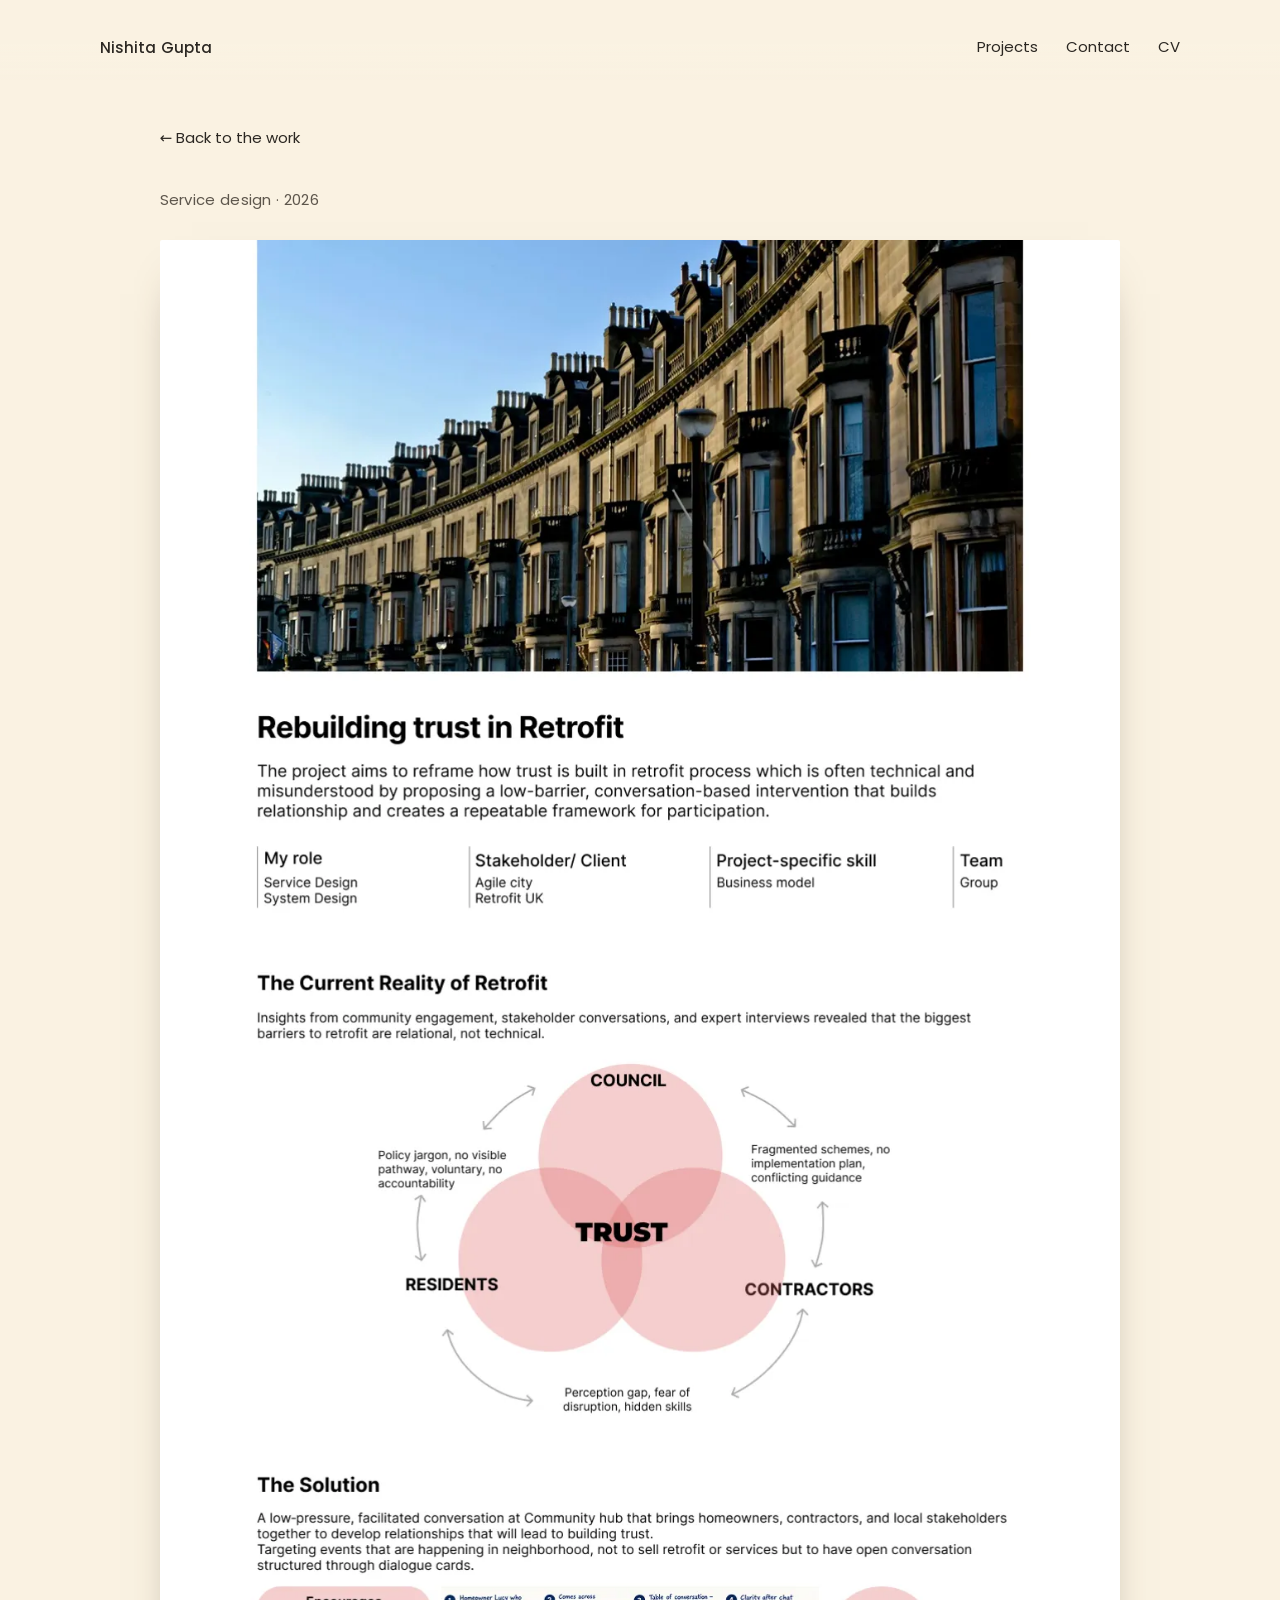
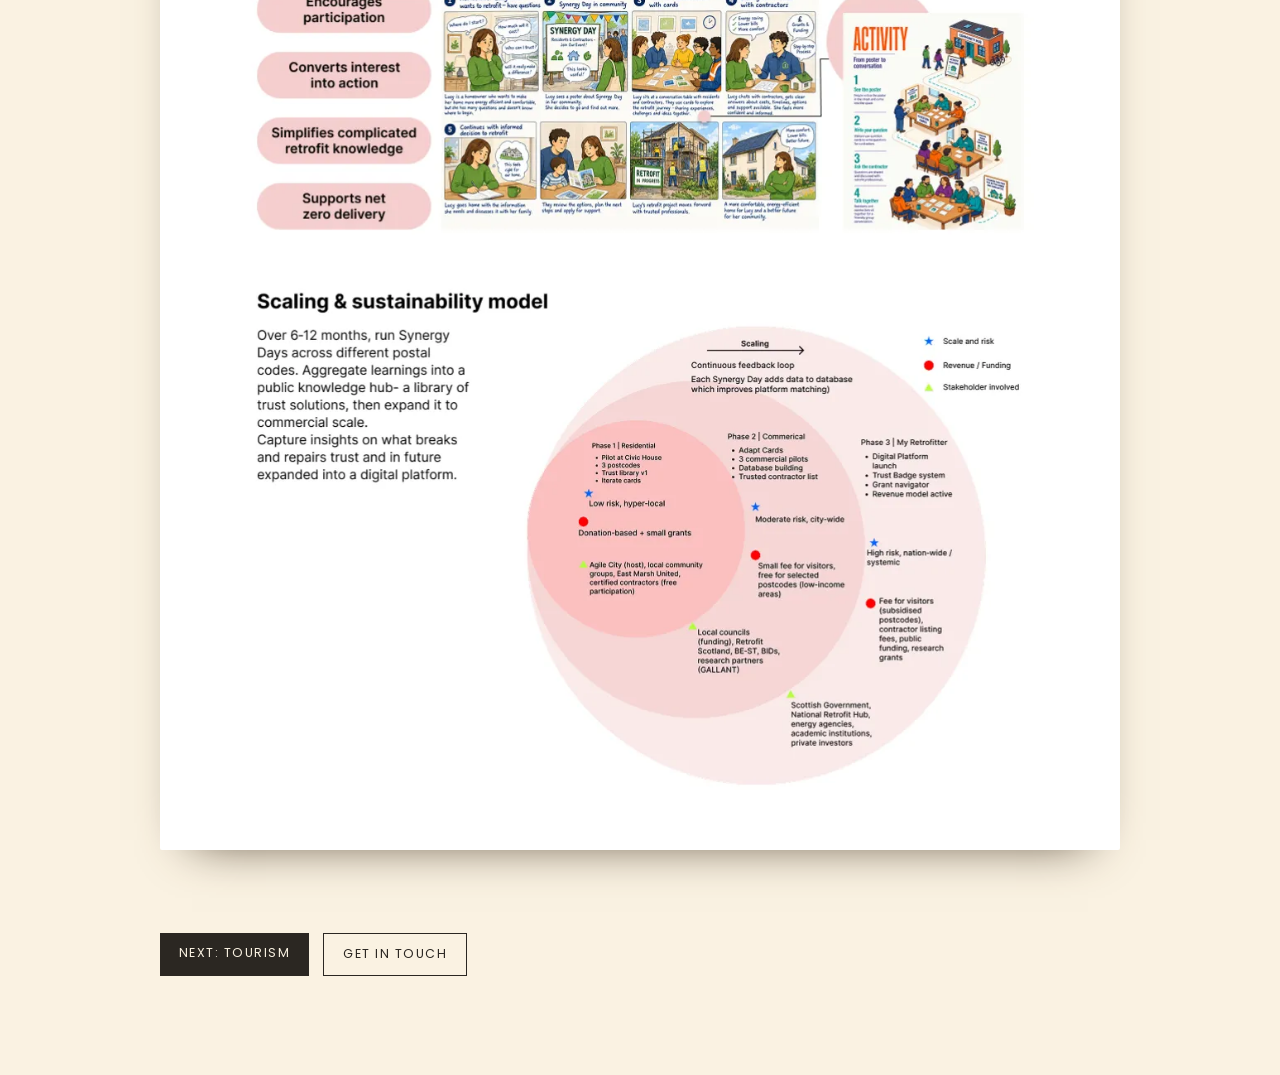
<file: site/retrofit.html>
<!doctype html>
<html lang="en">
<head>
<meta charset="utf-8">
<meta name="viewport" content="width=device-width, initial-scale=1">
<title>Rebuilding trust in retrofit — Nishita Gupta</title>
<meta name="description" content="Service design, 2026. Rebuilding trust in retrofit.">
<link rel="icon" href="data:image/svg+xml,<svg xmlns='http://www.w3.org/2000/svg' viewBox='0 0 100 100'><text y='.9em' font-size='90'>🏄</text></svg>">
<link rel="preconnect" href="https://fonts.googleapis.com">
<link rel="preconnect" href="https://fonts.gstatic.com" crossorigin>
<link href="https://fonts.googleapis.com/css2?family=Alfa+Slab+One&family=Caveat:wght@600&family=Poppins:wght@300;400;500;600&display=swap" rel="stylesheet">
<link rel="stylesheet" href="style.css">
</head>
<body class="case">
<div class="cursor" id="cursor" aria-hidden="true"></div>

<header class="nav">
  <a class="nav-name" href="index.html">Nishita Gupta</a>
  <nav>
    <a href="index.html#projects-list">Projects</a>
    <a href="index.html#contact">Contact</a>
    <a href="cv.html">CV</a>
  </nav>
</header>

<main class="case-body">
  <a class="back" href="index.html#projects-list">Back to the work</a>

  <!-- The sheet carries the project's own title, so ours is for screen
       readers and search results only. -->
  <h1 class="sr-only">Rebuilding trust in retrofit</h1>
  <p class="case-meta">Service design · 2026</p>

  <img class="case-sheet" src="cases/retrofit.webp" alt="Case study: Synergy Days, a conversation-led route into home retrofit"
       width="1160" height="2669" decoding="async">

  <nav class="case-next">
    <a class="btn" href="tourism.html">Next: Tourism</a>
    <a class="btn btn-ghost" href="index.html#contact">Get in touch</a>
  </nav>
</main>
<script type="module" src="cursor.js"></script>
</body>
</html>
</file>
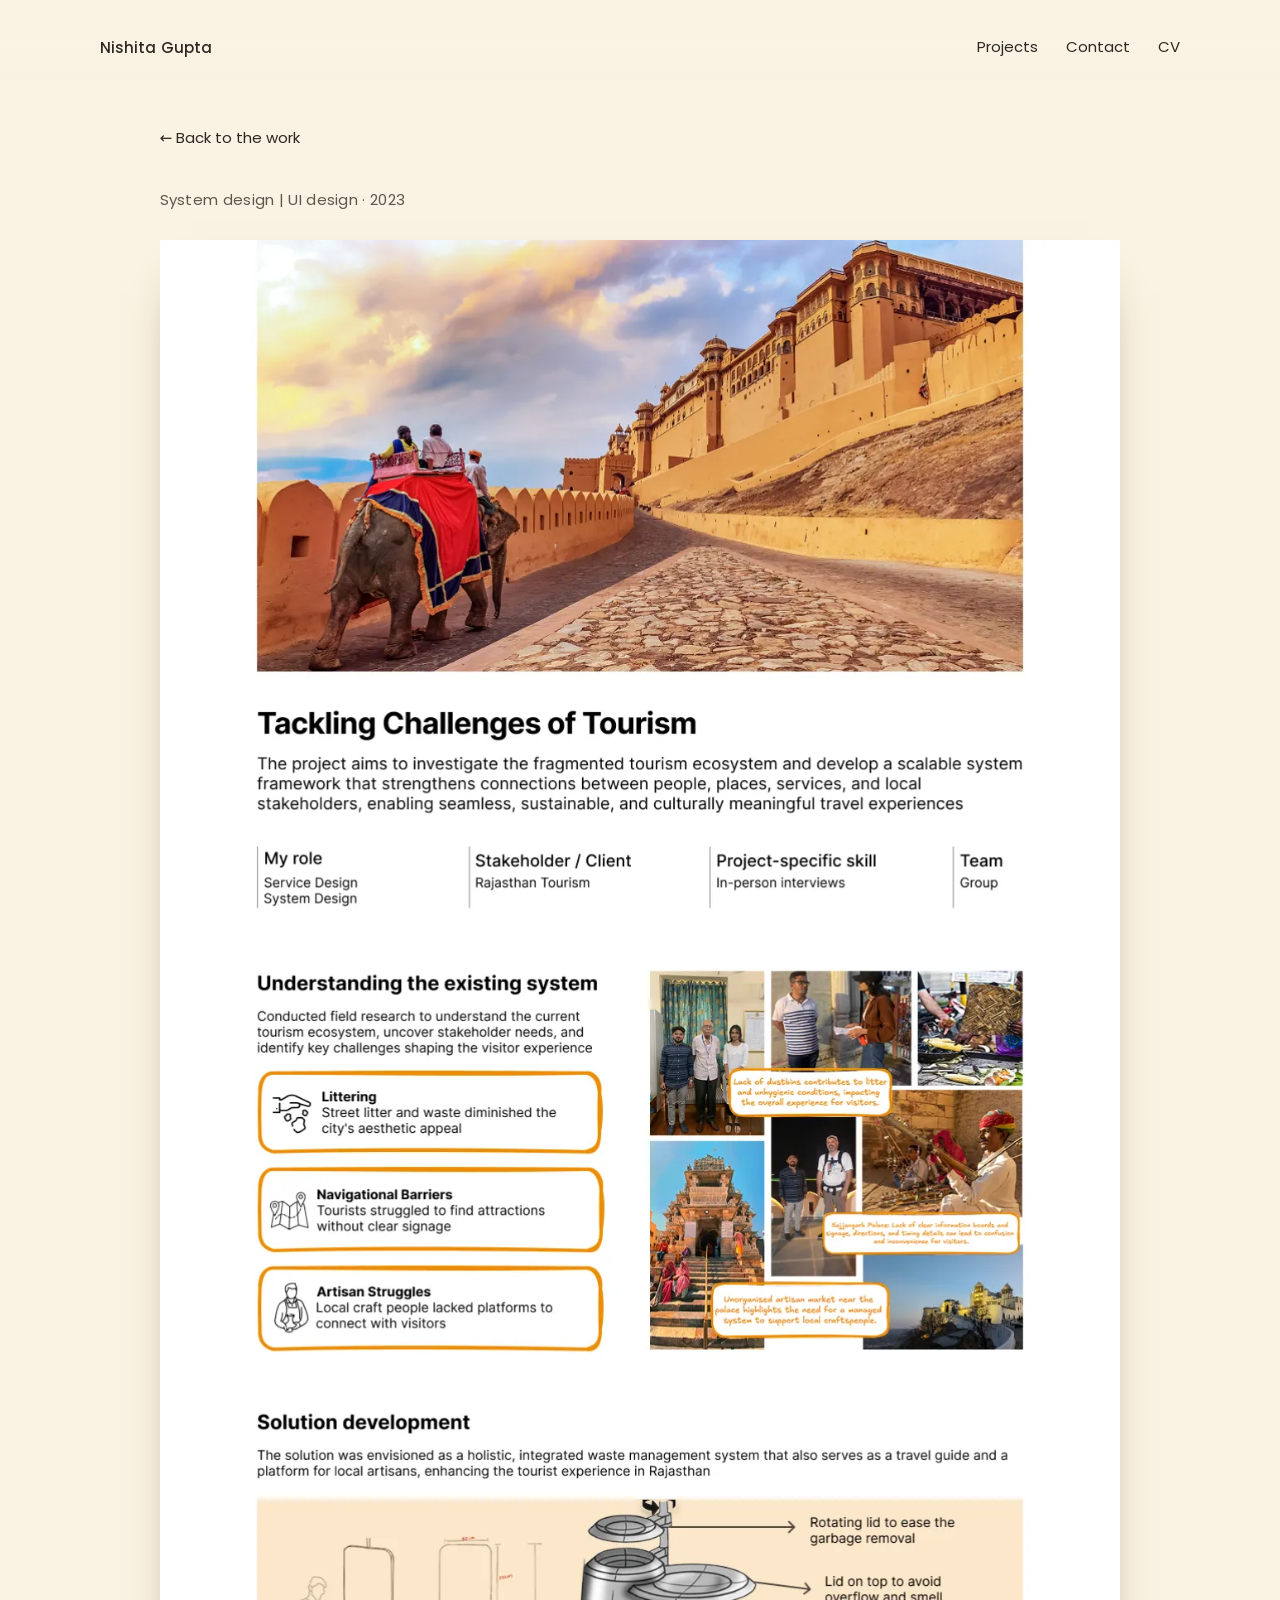
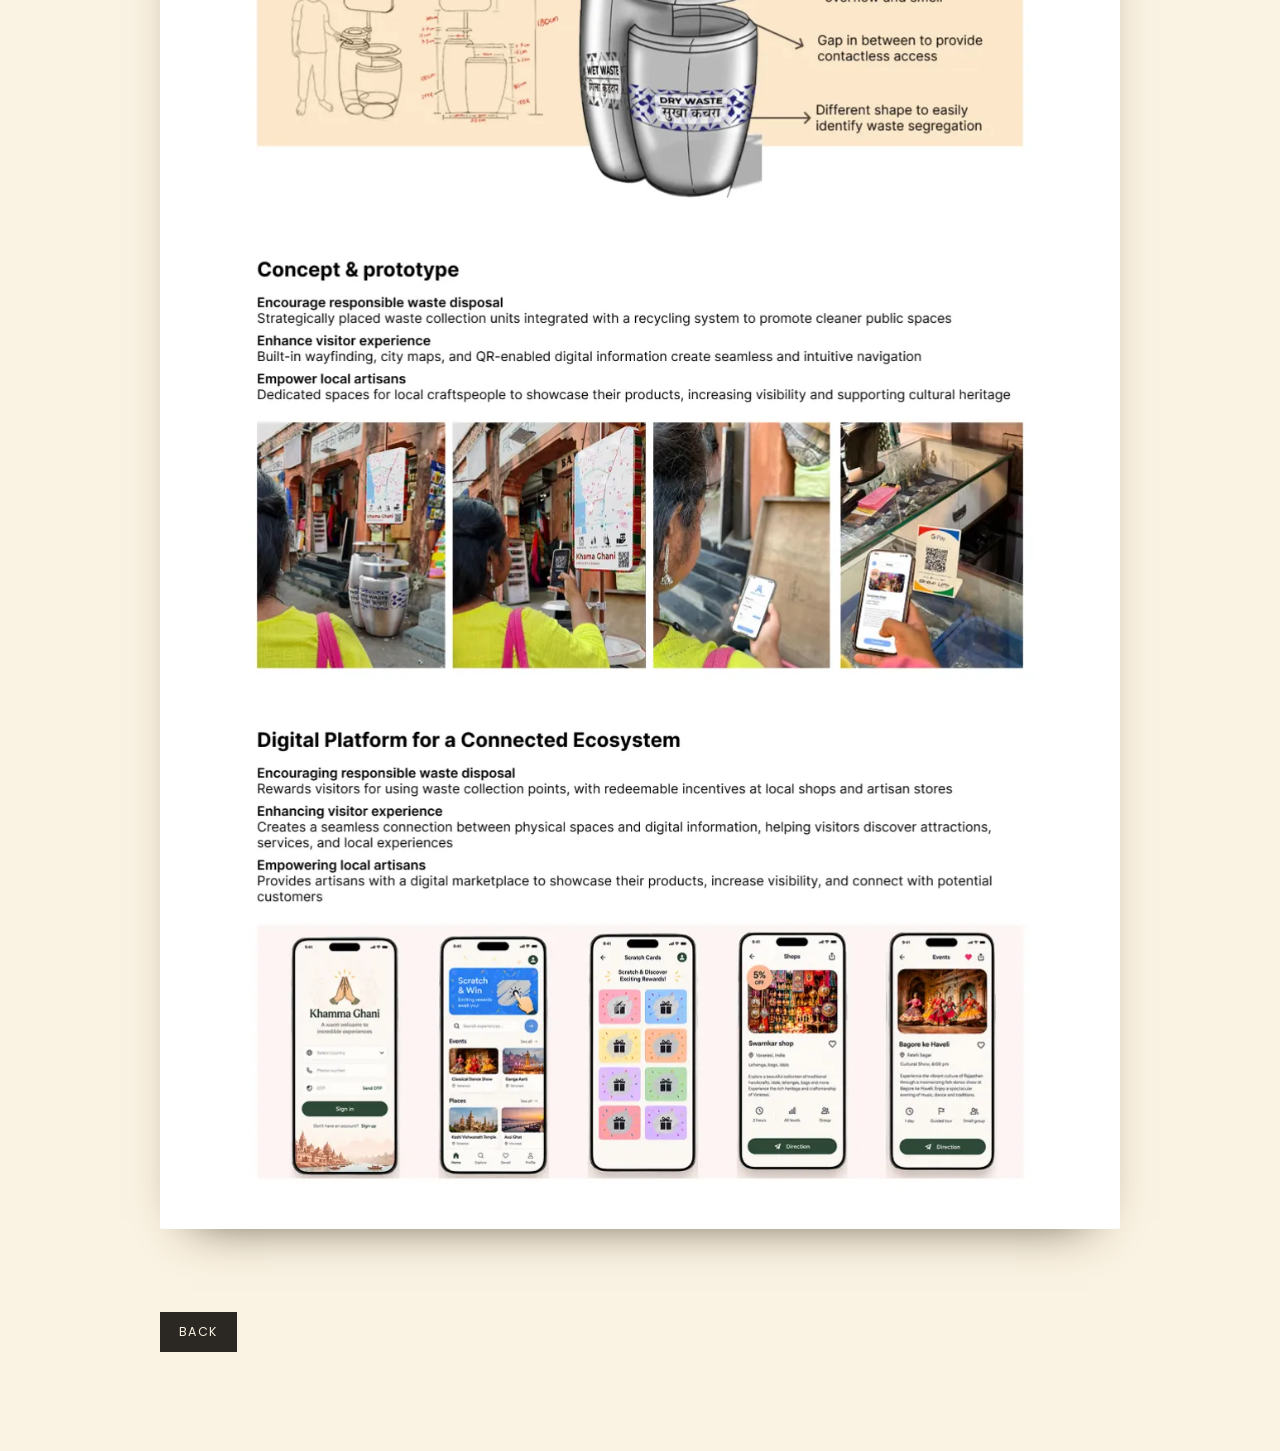
<file: site/tourism.html>
<!doctype html>
<html lang="en">
<head>
<meta charset="utf-8">
<meta name="viewport" content="width=device-width, initial-scale=1">
<title>Tackling the challenges of tourism — Nishita Gupta</title>
<meta name="description" content="System design | UI design, 2023. Tackling the challenges of tourism.">
<link rel="icon" href="data:image/svg+xml,<svg xmlns='http://www.w3.org/2000/svg' viewBox='0 0 100 100'><text y='.9em' font-size='90'>🏄</text></svg>">
<link rel="preconnect" href="https://fonts.googleapis.com">
<link rel="preconnect" href="https://fonts.gstatic.com" crossorigin>
<link href="https://fonts.googleapis.com/css2?family=Alfa+Slab+One&family=Caveat:wght@600&family=Poppins:wght@300;400;500;600&display=swap" rel="stylesheet">
<link rel="stylesheet" href="style.css">
</head>
<body class="case">
<div class="cursor" id="cursor" aria-hidden="true"></div>

<header class="nav">
  <a class="nav-name" href="index.html">Nishita Gupta</a>
  <nav>
    <a href="index.html#projects-list">Projects</a>
    <a href="index.html#contact">Contact</a>
    <a href="cv.html">CV</a>
  </nav>
</header>

<main class="case-body">
  <a class="back" href="index.html#projects-list">Back to the work</a>

  <!-- The sheet carries the project's own title, so ours is for screen
       readers and search results only. -->
  <h1 class="sr-only">Tackling the challenges of tourism</h1>
  <p class="case-meta">System design | UI design · 2023</p>

  <img class="case-sheet" src="cases/tourism.webp" alt="Case study: an integrated waste, wayfinding and artisan platform for Rajasthan"
       width="1160" height="3126" decoding="async">

  <nav class="case-next">
    <a class="btn" href="index.html#projects-list">Back</a>
  </nav>
</main>
<script type="module" src="cursor.js"></script>
</body>
</html>
</file>
<file: site/style.css>
/* Nishita Gupta — portfolio.
   One hand-drawn take runs the length of the page; the words are laid over it.
   The film only ever scrubs — everything that animates is text. */

:root {
  --paper:   #faf2e2;
  --ink:     #2b2722;
  --ink-soft:#5d564c;
  --orange:  #e8622a;
  --rule:    #ddd2bb;

  /* The storyboard's margins: 112px either side of a 1440 frame. */
  --gutter: clamp(20px, 7.78vw, 160px);
  --wide:   1440px;
  --display: "Alfa Slab One", Georgia, serif;
  --body:    "Poppins", system-ui, sans-serif;
  --hand:    "Caveat", cursive;
}

/* The artwork is cream paper end to end; a dark repaint would misread it. */
html { color-scheme: light; scroll-behavior: smooth; }

*, *::before, *::after { box-sizing: border-box; }

body {
  margin: 0;
  background: var(--paper);
  color: var(--ink);
  font: 400 clamp(15px, 1.05vw, 17px)/1.65 var(--body);
  overflow-x: clip;
}

img { max-width: 100%; height: auto; display: block; }
h1, h2, h3 { margin: 0; line-height: 1.08; text-wrap: balance; }
a { color: inherit; }

:where(a, .btn, button):focus-visible {
  outline: 3px solid var(--orange);
  outline-offset: 3px;
  border-radius: 2px;
}

.anchor { position: absolute; top: 0; left: 0; }

/* ---------- the cursor --------------------------------------------- */
/* A white disc in difference blend: whatever it passes over reads inverted
   inside it — dark on the paper, bright on the cliffs and the sea. */
.cursor {
  position: fixed;
  top: 0;
  left: 0;
  width: 26px;
  height: 26px;
  margin: -13px 0 0 -13px;
  border-radius: 50%;
  background: #fff;
  mix-blend-mode: difference;
  pointer-events: none;
  z-index: 999;
  opacity: 0;
  transform: translate3d(-100px, -100px, 0);
  transition: width .2s ease, height .2s ease, margin .2s ease, opacity .2s;
  will-change: transform;
}
.cursor.live { opacity: 1; }
.cursor.big { width: 62px; height: 62px; margin: -31px 0 0 -31px; }

@media (hover: hover) and (pointer: fine) {
  html.has-cursor, html.has-cursor * { cursor: none; }
}
@media (hover: none), (pointer: coarse) { .cursor { display: none; } }

/* ---------- nav ---------------------------------------------------- */
.nav {
  position: fixed;
  inset: 0 0 auto 0;
  z-index: 50;
  display: flex;
  justify-content: space-between;
  align-items: center;
  gap: 24px;
  padding: clamp(16px, 2.7vw, 40px) var(--gutter) 18px;
  background: linear-gradient(var(--paper) 55%, transparent);
}
.nav-name { font-weight: 500; text-decoration: none; letter-spacing: 0.01em; }
.nav nav { display: flex; gap: clamp(14px, 2.2vw, 34px); }
.nav nav a {
  text-decoration: none;
  padding-bottom: 2px;
  border-bottom: 1.5px solid transparent;
}
.nav nav a:hover { border-bottom-color: var(--ink); }

/* ---------- the film ------------------------------------------------ */
#story { position: relative; height: 1100svh; }

.stage {
  position: sticky;
  top: 0;
  height: 100svh;
  overflow: hidden;
}
/* The film is fitted to the width and stood on the foot of the screen, as
   the storyboard frames are: both cliffs whole, open paper above them for
   the words. Only a screen wider than the film itself crops it, top and
   bottom, so the paper never runs out at the sides. */
#film {
  position: absolute;
  inset: 0;
  width: 100%;
  height: 100%;
  object-fit: contain;
  object-position: center bottom;
}
@media (min-aspect-ratio: 16/9) {
  #film { object-fit: cover; }
}
.film-loading {
  position: absolute;
  left: 50%;
  bottom: 7vh;
  transform: translateX(-50%);
  font: 400 18px/1 var(--hand);
  color: var(--ink-soft);
  transition: opacity .4s;
}
.film-loading[hidden] { display: block; opacity: 0; pointer-events: none; }

/* She is lifted out of the film's first frame as this cut-out, sitting
   exactly where she was painted out, so she can react without the scene
   moving with her. */
.hero-figure {
  position: absolute;
  transform-origin: 50% 100%;
  pointer-events: none;   /* opacity is driven per frame; no transition to fight */
}
.hero-figure.poked { animation: poke 1.1s ease-in-out; }
@keyframes poke {
  0%   { transform: rotate(0) translateY(0); }
  18%  { transform: rotate(-7deg) translateY(-11px); }
  38%  { transform: rotate(5deg) translateY(0); }
  58%  { transform: rotate(-4deg) translateY(-6px); }
  78%  { transform: rotate(2deg) translateY(0); }
  100% { transform: rotate(0) translateY(0); }
}
.hero-poke { position: absolute; margin: 0; padding: 0; border: 0; background: none; }
.hero-poke[hidden] { display: none; }

/* The cliffs' labels, relettered as lists on hover, focus or tap. */
.cliff-list { position: absolute; margin: 0; padding: 0; border: 0; background: none; }
.cliff-list[hidden] { display: none; }
.cliff-list img { width: 100%; height: 100%; opacity: 0; transition: opacity .35s ease; }
.cliff-list:hover img,
.cliff-list:focus-visible img,
.cliff-list.on img { opacity: 1; }

/* ---------- the captions -------------------------------------------- */
.acts { position: absolute; inset: 0; pointer-events: none; }

.act {
  position: absolute;
  inset: 0;
  padding: clamp(84px, 14.3vh, 160px) var(--gutter) 0;
  opacity: 0;
  visibility: hidden;
  transition: opacity .45s ease;
}
.act.on { opacity: 1; visibility: visible; }
.act.on :where(a, button) { pointer-events: auto; }

/* Headings hold still — they fade in where they belong and stay put. */
.act-title { max-width: var(--wide); margin-inline: auto; }
.act-title span {
  display: block;
  font: 400 clamp(13px, 1.25vw, 18px)/1.3 var(--body);
  letter-spacing: 0.06em;
  text-transform: uppercase;
}
.act-title b {
  display: block;
  font: 400 clamp(26px, 3.1vw, 44px)/1 var(--display);
  text-transform: uppercase;
  margin-top: 0.12em;
}

.hint {
  position: absolute;
  left: 50%;
  top: 46%;
  transform: translateX(-50%);
  font: 400 clamp(19px, 1.9vw, 26px)/1 var(--hand);
  color: var(--ink-soft);
  animation: bob 2.4s ease-in-out infinite;
}
@keyframes bob { 50% { transform: translateX(-50%) translateY(7px); } }

/* ---------- the work, one card at a time ----------------------------- */
.cards { list-style: none; margin: 0; padding: 0; }

.card {
  position: absolute;
  left: var(--gutter);
  right: var(--gutter);
  top: 33.5vh;
  max-width: var(--wide);
  margin-inline: auto;
  display: grid;
  grid-template-columns: minmax(150px, 1fr) 62.4%;
  gap: clamp(20px, 3.4vw, 49px);
  align-items: start;
  opacity: 0;
  visibility: hidden;
  transition: opacity .4s ease;
}
.card.on { opacity: 1; visibility: visible; }

.card h3 { font-size: clamp(21px, 2.4vw, 34px); font-weight: 500; }
.card h3::after {
  content: "";
  display: block;
  height: 1.5px;
  background: var(--ink);
  margin: 8px 0 12px;
}
.meta { margin: 0; color: var(--ink-soft); font-size: 0.95em; }
.card img {
  width: 100%;
  aspect-ratio: 759 / 386;
  max-height: 37.7vh;
  object-fit: cover;
  border-radius: 2px;
  box-shadow: 0 18px 40px -28px #4a3b2a;
}

.btn {
  display: inline-block;
  margin-top: 20px;
  padding: 10px 19px;
  background: var(--ink);
  color: var(--paper);
  font-size: 12.5px;
  letter-spacing: 0.12em;
  text-transform: uppercase;
  text-decoration: none;
  transition: background .2s;
}
.btn:hover { background: var(--orange); }

/* ---------- the climb ------------------------------------------------ */
.timeline {
  list-style: none;
  margin: clamp(22px, 4vh, 44px) 0 0;
  padding: 0;
  max-width: min(46%, 560px);
  display: grid;
  gap: clamp(4px, 0.9vh, 12px);
}
.timeline li {
  display: grid;
  grid-template-columns: 4.6em 1fr;
  gap: 1.1em;
  align-items: baseline;
  opacity: 0;
  transform: translateY(18px);
  transition: opacity .5s ease, transform .5s ease;
}
.timeline li.in { opacity: 1; transform: none; }
.timeline .yr { text-align: right; font-weight: 500; font-size: clamp(14px, 1.3vw, 19px); white-space: nowrap; }
.timeline .what b { display: block; font-weight: 500; font-size: clamp(13px, 1.25vw, 18px); }
.timeline .what i { font-style: normal; color: var(--ink-soft); font-size: 0.9em; }

/* ---------- what she offers ------------------------------------------ */
.services {
  list-style: none;
  margin: 0;
  padding: 0;
  margin: calc(17vh - clamp(84px, 14.3vh, 160px)) auto 0;
  max-width: 46%;
  display: grid;
  gap: clamp(6px, 1.4vh, 18px);
  text-align: center;
}
.services li {
  font: 400 clamp(19px, 2.6vw, 38px)/1.25 var(--display);
  opacity: 0;
  transform: translateY(16px);
  transition: opacity .5s ease, transform .5s ease;
}
.services li.in { opacity: 1; transform: none; }

/* ---------- off the clock -------------------------------------------- */
/* These sections park a figure and the ink line against their own bottom
   edge, so they have to be the positioning context for them. */
#personal, #contact { position: relative; }

#personal { padding: clamp(70px, 14vh, 170px) var(--gutter) clamp(180px, 26vh, 280px); }

.personal-grid {
  max-width: var(--wide);
  margin-inline: auto;
  display: grid;
  grid-template-columns: repeat(12, 1fr);
  gap: clamp(20px, 3vw, 46px);
  align-items: start;
}
.personal-intro { grid-column: 1 / 5; }
.kicker { margin: 0 0 10px; color: var(--ink-soft); }
.personal-intro h2 { font-size: clamp(22px, 2.6vw, 34px); font-weight: 600; }

.polaroid { margin: 0; grid-column: 5 / 8; transform: rotate(var(--tilt)); }
.polaroid-low { grid-column: 8 / 11; margin-top: clamp(40px, 9vh, 110px); }
.polaroid img { box-shadow: 0 22px 45px -30px #4a3b2a; }
.polaroid::before {
  content: "";
  display: block;
  width: 62%;
  height: 20px;
  margin: 0 auto -10px;
  background: #e6ddcd;
  opacity: .85;
  position: relative;
  z-index: 1;
}
.polaroid figcaption { margin-top: 10px; font-size: 0.94em; }
.pin { display: block; font-weight: 500; }
.pin::before { content: "📍 "; }

.personal-outro {
  grid-column: 11 / -1;
  align-self: end;
  margin: clamp(100px, 20vh, 230px) 0 0;
  font-size: clamp(16px, 1.7vw, 22px);
}
.personal-outro b { font-size: 1.25em; font-weight: 600; }

/* She stands on the ink line, as in the storyboard. The line is the full
   width of the page, so it scales with vw; her feet are pinned to it in the
   same units — the line's top sits 39/1440 of the width above its foot. */
.hips, .pointer { position: absolute; bottom: calc(100vw * 39 / 1440); }
.hips { right: calc(100vw * 22 / 1440); width: max(80px, calc(100vw * 156 / 1440)); }

.squiggle { position: absolute; inset: auto 0 0 0; width: 100%; height: auto; }

/* ---------- contact --------------------------------------------------- */
#contact { padding: clamp(80px, 16vh, 190px) var(--gutter) clamp(160px, 24vh, 250px); }

.display {
  font: 400 clamp(38px, 6vw, 86px)/0.94 var(--display);
  letter-spacing: -0.01em;
  text-transform: uppercase;
}
.display.center { text-align: center; }

.contact {
  list-style: none;
  margin: clamp(40px, 7vh, 80px) auto 0;
  padding: 0;
  display: grid;
  gap: 22px;
  width: max-content;
  max-width: 100%;
}
.contact li { display: flex; align-items: center; gap: 18px; }
.contact svg { flex: none; width: 42px; height: 42px; fill: var(--ink); }
.contact svg .stroke, .contact svg .knock { fill: none; stroke: var(--paper); stroke-width: 2; }
.contact a { font-size: clamp(15px, 1.5vw, 21px); text-decoration-thickness: 1px; text-underline-offset: 4px; }
.contact a:hover { color: var(--orange); }

.pointer { right: calc(100vw * 30 / 1440); width: max(72px, calc(100vw * 138 / 1440)); }

.reveal { opacity: 0; transform: translateY(26px); transition: opacity .6s ease, transform .6s ease; }
.reveal.in { opacity: 1; transform: none; }

/* ---------- narrow screens -------------------------------------------- */
@media (max-width: 860px) {
  #story { height: 820svh; }
  .act { padding-top: 76px; }
  .act-title b { font-size: clamp(22px, 7vw, 30px); }
  .act-title { margin-bottom: 10px; }
  .card {
    grid-template-columns: 1fr;
    top: 152px;
    gap: 12px;
  }
  .card img { max-height: 30vh; }
  .timeline { margin-top: 14px; }
  .card h3 { font-size: clamp(19px, 5.5vw, 26px); }
  .btn { margin-top: 12px; }
  .timeline { max-width: 100%; gap: 6px; }
  .timeline li { grid-template-columns: 5.4em 1fr; gap: 10px; }
  .services { max-width: 100%; }
  .personal-grid { gap: 22px; }
  .personal-intro { grid-column: 1 / -1; }
  .polaroid { grid-column: 1 / 7; }
  .polaroid-low { grid-column: 7 / -1; }
  .personal-outro { grid-column: 1 / -1; margin-top: 40px; }
}

@media (prefers-reduced-motion: reduce) {
  html { scroll-behavior: auto; }
  #story { height: auto; }
  .stage { position: static; height: auto; padding-bottom: 40px; }
  #film { position: static; height: auto; }
  .hero-figure, .hero-poke, .cliff-list, .film-loading { display: none; }
  .acts { position: static; }
  .act {
    position: static;
    opacity: 1;
    visibility: visible;
    padding-block: clamp(30px, 6vh, 60px);
  }
  .hint { position: static; transform: none; animation: none; display: block; }
  .cards { display: grid; gap: 40px; }
  .card { position: static; opacity: 1; visibility: visible; margin-block: 0; }
  .timeline li, .services li, .reveal { opacity: 1; transform: none; transition: none; }
}

/* ---------- the CV, full bleed ---------------------------------------- */
.cv-page, .cv-page body { height: 100%; }
.cv-main {
  display: flex;
  flex-direction: column;
  height: 100svh;
  padding: 72px 0 0;
}
.cv-bar {
  display: flex;
  align-items: center;
  justify-content: space-between;
  gap: 16px;
  padding: 10px var(--gutter) 14px;
}
.cv-frame { flex: 1; width: 100%; border: 0; background: var(--rule); }
.cv-fallback { padding: 40px var(--gutter); }

.back {
  display: inline-block;
  text-decoration: none;
  border-bottom: 1.5px solid transparent;
}
.back::before { content: "\2190\00a0"; }
.back:hover { border-bottom-color: var(--ink); }

/* ---------- case studies ---------------------------------------------- */
.case-body {
  max-width: 1160px;
  margin-inline: auto;
  padding: clamp(104px, 14vh, 150px) var(--gutter) clamp(70px, 11vh, 120px);
}
.case-meta { margin: 0 0 clamp(18px, 3vh, 32px); color: var(--ink-soft); letter-spacing: 0.02em; }
.case-sheet {
  width: 100%;
  border-radius: 2px;
  box-shadow: 0 22px 48px -32px #4a3b2a;
}
.case-body .back { margin-bottom: clamp(24px, 4vh, 44px); }
.case-next { display: flex; flex-wrap: wrap; gap: 14px; margin-top: clamp(40px, 7vh, 80px); }
.btn-ghost { background: none; color: var(--ink); border: 1.5px solid var(--ink); }
.btn-ghost:hover { background: var(--ink); color: var(--paper); }

.sr-only {
  position: absolute;
  width: 1px; height: 1px;
  margin: -1px; padding: 0;
  overflow: hidden;
  clip-path: inset(50%);
  white-space: nowrap;
}
</file>
